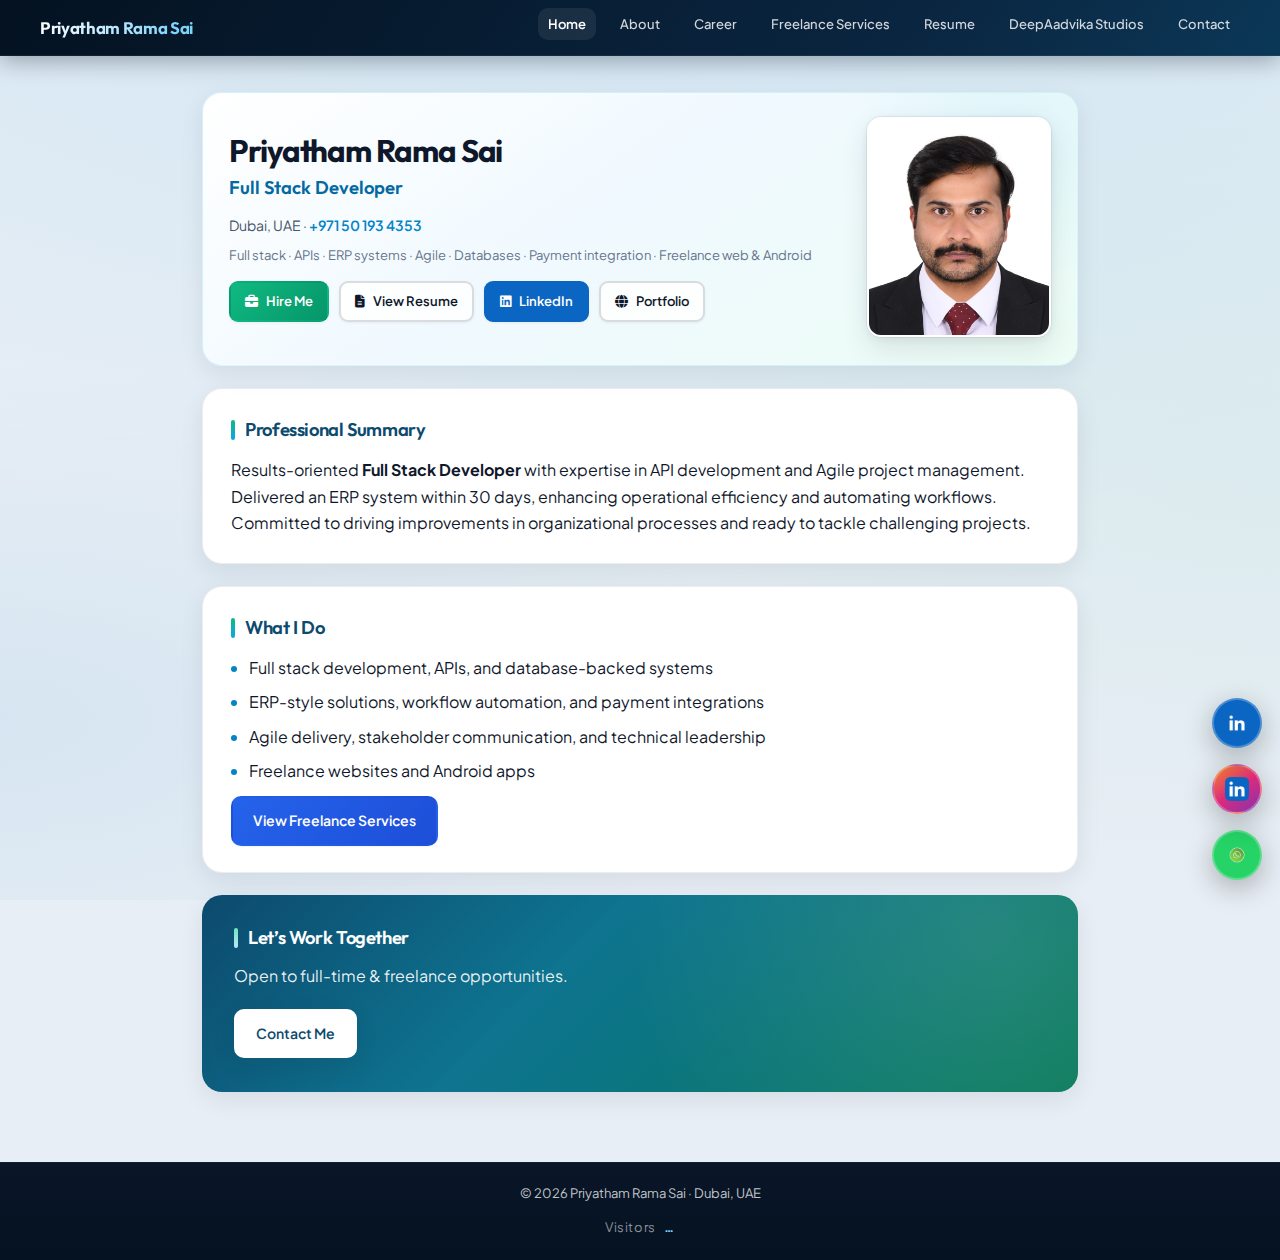
<file: index.html>
<!DOCTYPE html>
<html lang="en">
<head>
  <meta charset="UTF-8">
  <title>Priyatham Rama Sai | Full Stack Developer · Dubai</title>
  <meta name="viewport" content="width=device-width, initial-scale=1.0">

  <link rel="stylesheet" href="style.css">
  <script src="main.js?v=6" defer></script>

  <link rel="stylesheet"
        href="https://cdnjs.cloudflare.com/ajax/libs/font-awesome/6.5.1/css/all.min.css">
</head>

  <!-- Google tag (gtag.js) -->
<script async src="https://www.googletagmanager.com/gtag/js?id=G-9KRKSGMKYB"></script>
<script>
  window.dataLayer = window.dataLayer || [];
  function gtag(){dataLayer.push(arguments);}
  gtag('js', new Date());

  gtag('config', 'G-9KRKSGMKYB');
</script>
  
<body>

<header>
  <div class="navbar">
    <a href="index.html" class="logo">
  <span>Priyatham Rama Sai</span>
</a>
    <button type="button" class="menu-toggle" onclick="toggleMenu()" aria-label="Open menu" aria-expanded="false" id="menuToggle">☰</button>
    <nav>
      <ul id="menu">
        <li><a class="active" href="index.html">Home</a></li>
        <li><a href="about.html">About</a></li>
        <li><a href="qa-career.html">Career</a></li>
        <li><a href="services.html">Freelance Services</a></li>
        <li><a href="resume.html">Resume</a></li>
        <li><a href="deepaadvika-studios.html">DeepAadvika Studios</a></li>
        <li><a href="contact.html">Contact</a></li>
      </ul>
    </nav>
  </div>
</header>

<main class="site-main">

<section class="hero">
  <div class="hero-inner">
    <div class="hero-content">
      <h1 class="hero-title">Priyatham Rama Sai</h1>
      <p class="hero-tagline">Full Stack Developer</p>

      <p class="hero-meta">
        Dubai, UAE · <a href="tel:+971501934353">+971 50 193 4353</a>
      </p>

      <p class="hero-skills">
        Full stack · APIs · ERP systems · Agile · Databases · Payment integration · Freelance web &amp; Android
      </p>

      <div class="hero-buttons">
        <a href="contact.html" class="btn btn-primary">
          <i class="fa-solid fa-briefcase"></i> Hire Me
        </a>

        <a href="resume.html" class="btn btn-outline">
          <i class="fa-solid fa-file-lines"></i> View Resume
        </a>

        <a href="https://www.linkedin.com/in/priyathamrama-sai"
           target="_blank"
           rel="noopener noreferrer"
           class="btn btn-linkedin">
          <i class="fa-brands fa-linkedin"></i> LinkedIn
        </a>

        <a href="https://priyatham-ramsai3.github.io/"
           class="btn btn-outline">
          <i class="fa-solid fa-globe"></i> Portfolio
        </a>
      </div>
    </div>

    <div class="hero-photo">
      <img
        src="picture.jpeg"
        alt="Priyatham Rama Sai"
        width="384"
        height="512"
        loading="eager"
        decoding="async">
    </div>
  </div>
</section>

<section>
  <h2>Professional Summary</h2>
  <p>
    Results-oriented <strong>Full Stack Developer</strong> with expertise in API development and Agile
    project management. Delivered an ERP system within 30 days, enhancing operational efficiency and
    automating workflows. Committed to driving improvements in organizational processes and ready to
    tackle challenging projects.
  </p>
</section>

<section>
  <h2>What I Do</h2>
  <ul>
    <li>Full stack development, APIs, and database-backed systems</li>
    <li>ERP-style solutions, workflow automation, and payment integrations</li>
    <li>Agile delivery, stakeholder communication, and technical leadership</li>
    <li>Freelance websites and Android apps</li>
  </ul>

  <a href="services.html" class="btn btn-secondary">
    View Freelance Services
  </a>
</section>

<section class="cta-box">
  <h2>Let’s Work Together</h2>
  <p>Open to full-time & freelance opportunities.</p>
  <a href="contact.html" class="btn btn-primary">
    Contact Me
  </a>
</section>

</main>

<footer class="site-footer">
  <div class="site-footer-inner">
    © 2026 Priyatham Rama Sai · Dubai, UAE
    <div class="visitor-counter" id="visitor-counter">
      Visitors <span id="visitorCount">…</span>
    </div>
  </div>
</footer>

<a class="float-btn whatsapp" href="https://wa.me/971501934353" target="_blank" rel="noopener noreferrer" aria-label="WhatsApp">
  <img src="whatsapp.png" alt="">
</a>
<a class="float-btn instagram" href="https://www.instagram.com/priyathamrs/" target="_blank" rel="noopener noreferrer" aria-label="Instagram">
  <img src="instagram.png" alt="">
</a>
<a class="float-btn linkedin" href="https://www.linkedin.com/in/priyathamrama-sai" target="_blank" rel="noopener noreferrer" aria-label="LinkedIn">
  <img src="linkedin.png" alt="">
</a>

</body>
</html>
</file>
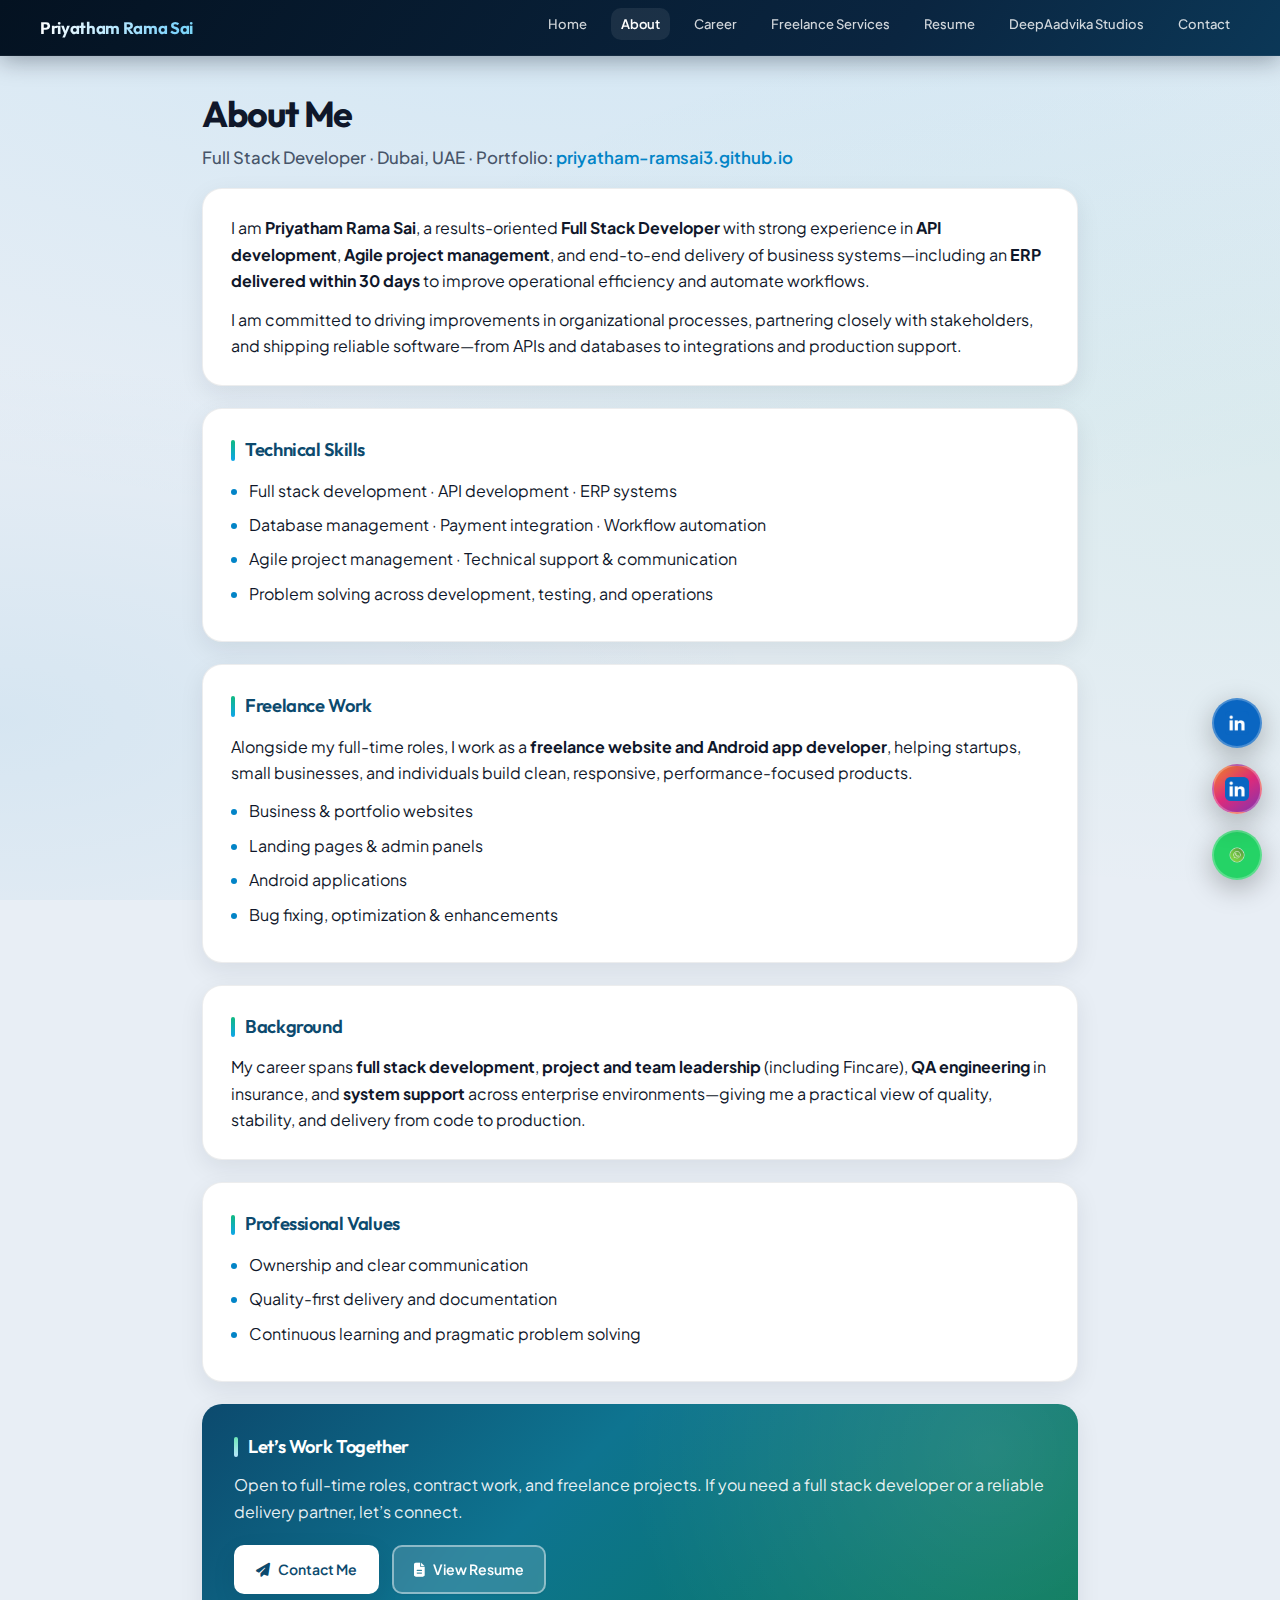
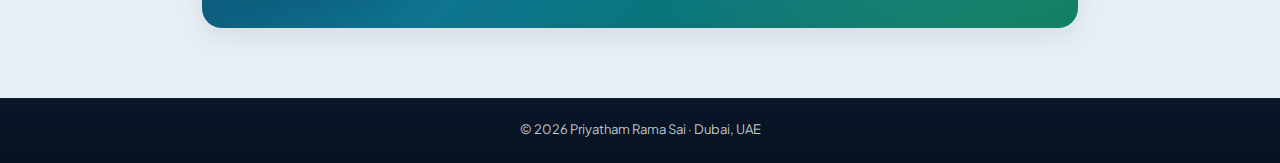
<file: about.html>
<!DOCTYPE html>
<html lang="en">
<head>
  <meta charset="UTF-8">
  <title>About | Priyatham Rama Sai</title>
  <meta name="viewport" content="width=device-width, initial-scale=1.0">

  <link rel="stylesheet" href="style.css">
  <script src="main.js" defer></script>

  <!-- Font Awesome for icons -->
  <link rel="stylesheet"
        href="https://cdnjs.cloudflare.com/ajax/libs/font-awesome/6.5.1/css/all.min.css">
</head>

  <!-- Google tag (gtag.js) -->
<script async src="https://www.googletagmanager.com/gtag/js?id=G-9KRKSGMKYB"></script>
<script>
  window.dataLayer = window.dataLayer || [];
  function gtag(){dataLayer.push(arguments);}
  gtag('js', new Date());

  gtag('config', 'G-9KRKSGMKYB');
</script>
  
<body>

<header>
  <div class="navbar">
    <a href="index.html" class="logo">
  <span>Priyatham Rama Sai</span>
</a>
    <button type="button" class="menu-toggle" onclick="toggleMenu()" aria-label="Open menu" aria-expanded="false" id="menuToggle">☰</button>
    <nav>
      <ul id="menu">
        <li><a href="index.html">Home</a></li>
        <li><a class="active" href="about.html">About</a></li>
        <li><a href="qa-career.html">Career</a></li>
        <li><a href="services.html">Freelance Services</a></li>
        <li><a href="resume.html">Resume</a></li>
        <li><a href="deepaadvika-studios.html">DeepAadvika Studios</a></li>
        <li><a href="contact.html">Contact</a></li>
      </ul>
    </nav>
  </div>
</header>

<main class="site-main">
  <h1>About Me</h1>

  <p class="subtitle">
    Full Stack Developer · Dubai, UAE · Portfolio: <a href="https://priyatham-ramsai3.github.io/">priyatham-ramsai3.github.io</a>
  </p>

  <!-- INTRO -->
  <section>
    <p>
      I am <strong>Priyatham Rama Sai</strong>, a results-oriented <strong>Full Stack Developer</strong>
      with strong experience in <strong>API development</strong>, <strong>Agile project management</strong>,
      and end-to-end delivery of business systems—including an <strong>ERP delivered within 30 days</strong>
      to improve operational efficiency and automate workflows.
    </p>

    <p>
      I am committed to driving improvements in organizational processes, partnering closely with
      stakeholders, and shipping reliable software—from APIs and databases to integrations and production support.
    </p>
  </section>

  <!-- SKILLS -->
  <section>
    <h2>Technical Skills</h2>
    <ul>
      <li>Full stack development · API development · ERP systems</li>
      <li>Database management · Payment integration · Workflow automation</li>
      <li>Agile project management · Technical support &amp; communication</li>
      <li>Problem solving across development, testing, and operations</li>
    </ul>
  </section>

  <!-- FREELANCE -->
  <section>
    <h2>Freelance Work</h2>
    <p>
      Alongside my full-time roles, I work as a <strong>freelance website and Android app developer</strong>,
      helping startups, small businesses, and individuals build clean, responsive, performance-focused products.
    </p>

    <ul>
      <li>Business &amp; portfolio websites</li>
      <li>Landing pages &amp; admin panels</li>
      <li>Android applications</li>
      <li>Bug fixing, optimization &amp; enhancements</li>
    </ul>
  </section>

  <!-- BACKGROUND -->
  <section>
    <h2>Background</h2>
    <p>
      My career spans <strong>full stack development</strong>, <strong>project and team leadership</strong> (including Fincare),
      <strong>QA engineering</strong> in insurance, and <strong>system support</strong> across enterprise environments—giving me a
      practical view of quality, stability, and delivery from code to production.
    </p>
  </section>

  <!-- PROFESSIONAL VALUES -->
  <section>
    <h2>Professional Values</h2>
    <ul>
      <li>Ownership and clear communication</li>
      <li>Quality-first delivery and documentation</li>
      <li>Continuous learning and pragmatic problem solving</li>
    </ul>
  </section>

  <!-- CTA -->
  <section class="cta-box">
    <h2>Let’s Work Together</h2>
    <p>
      Open to full-time roles, contract work, and freelance projects. If you need a full stack developer
      or a reliable delivery partner, let’s connect.
    </p>

    <a href="contact.html" class="btn btn-primary">
      <i class="fa-solid fa-paper-plane"></i> Contact Me
    </a>

    <a href="resume.html" class="btn btn-secondary">
      <i class="fa-solid fa-file-lines"></i> View Resume
    </a>
  </section>
</main>

<footer class="site-footer">
  <div class="site-footer-inner">© 2026 Priyatham Rama Sai · Dubai, UAE</div>
</footer>

<a class="float-btn whatsapp" href="https://wa.me/971501934353" target="_blank" rel="noopener noreferrer" aria-label="WhatsApp">
  <img src="whatsapp.png" alt="">
</a>

<a class="float-btn instagram" href="https://www.instagram.com/priyathamrs/" target="_blank" rel="noopener noreferrer" aria-label="Instagram">
  <img src="instagram.png" alt="">
</a>

<a class="float-btn linkedin" href="https://www.linkedin.com/in/priyathamrama-sai" target="_blank" rel="noopener noreferrer" aria-label="LinkedIn">
  <img src="linkedin.png" alt="">
</a>

</body>
</html>
</file>
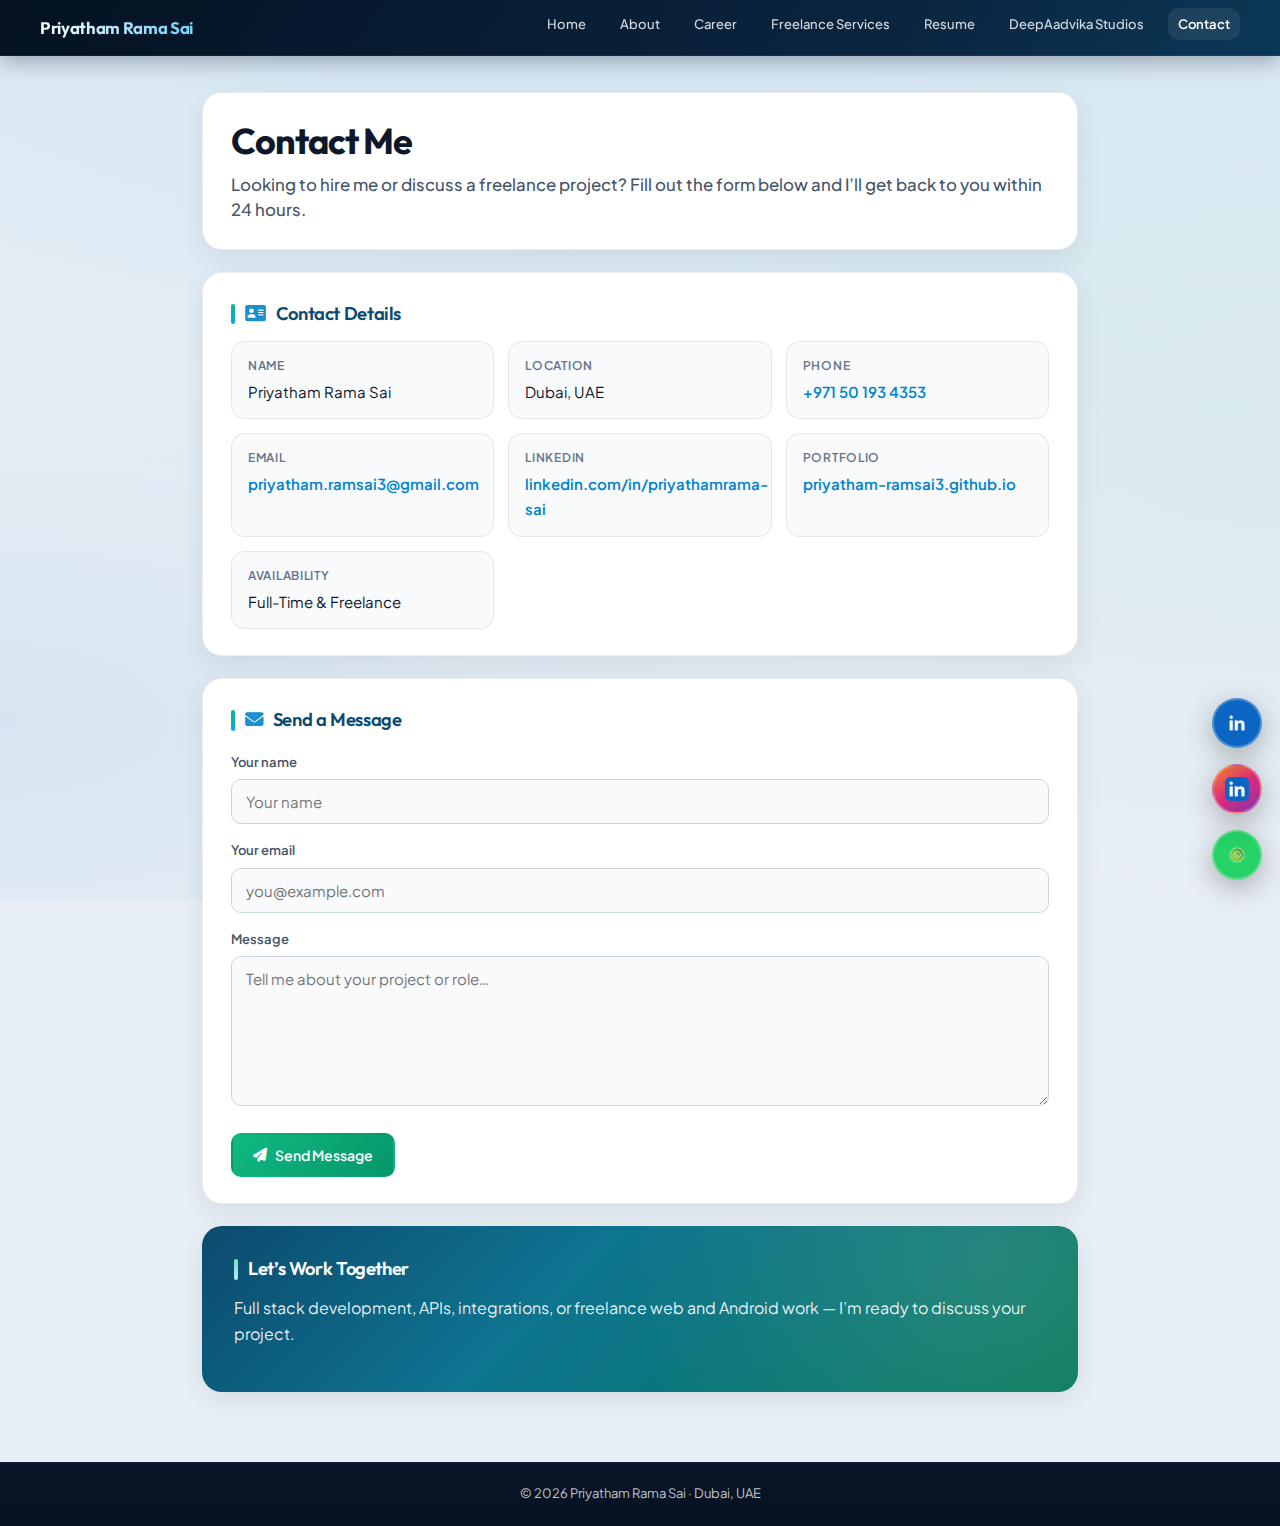
<file: contact.html>
<!DOCTYPE html>
<html lang="en">
<head>
  <meta charset="UTF-8">
  <title>Contact | Priyatham Rama Sai</title>
  <meta name="viewport" content="width=device-width, initial-scale=1.0">

  <link rel="stylesheet" href="style.css">
  <script src="main.js" defer></script>

  <!-- Font Awesome Icons -->
  <link rel="stylesheet"
        href="https://cdnjs.cloudflare.com/ajax/libs/font-awesome/6.5.1/css/all.min.css">
</head>

  <!-- Google tag (gtag.js) -->
<script async src="https://www.googletagmanager.com/gtag/js?id=G-9KRKSGMKYB"></script>
<script>
  window.dataLayer = window.dataLayer || [];
  function gtag(){dataLayer.push(arguments);}
  gtag('js', new Date());

  gtag('config', 'G-9KRKSGMKYB');
  
</script>
<body>

<header>
  <div class="navbar">
  <a href="index.html" class="logo">
  <span>Priyatham Rama Sai</span>
</a>
    <button type="button" class="menu-toggle" onclick="toggleMenu()" aria-label="Open menu" aria-expanded="false" id="menuToggle">☰</button>
    <nav>
      <ul id="menu">
        <li><a href="index.html">Home</a></li>
        <li><a href="about.html">About</a></li>
        <li><a href="qa-career.html">Career</a></li>
        <li><a href="services.html">Freelance Services</a></li>
        <li><a href="resume.html">Resume</a></li>
        <li><a href="deepaadvika-studios.html">DeepAadvika Studios</a></li>
        <li><a class="active" href="contact.html">Contact</a></li>
      </ul>
    </nav>
  </div>
</header>

<main class="site-main">

  <!-- PAGE INTRO -->
  <section>
    <h1>Contact Me</h1>
    <p class="subtitle">
      Looking to hire me or discuss a freelance project?
      Fill out the form below and I’ll get back to you within 24 hours.
    </p>
  </section>

  <!-- CONTACT DETAILS -->
  <section>
    <h2><i class="fa-solid fa-address-card"></i> Contact Details</h2>
    <ul class="contact-grid">
      <li><strong>Name</strong> Priyatham Rama Sai</li>
      <li><strong>Location</strong> Dubai, UAE</li>
      <li><strong>Phone</strong> <a href="tel:+971501934353">+971 50 193 4353</a></li>
      <li><strong>Email</strong> <a href="mailto:priyatham.ramsai3@gmail.com">priyatham.ramsai3@gmail.com</a></li>
      <li><strong>LinkedIn</strong> <a href="https://www.linkedin.com/in/priyathamrama-sai" target="_blank" rel="noopener noreferrer">linkedin.com/in/priyathamrama-sai</a></li>
      <li><strong>Portfolio</strong> <a href="https://priyatham-ramsai3.github.io/">priyatham-ramsai3.github.io</a></li>
      <li><strong>Availability</strong> Full-Time &amp; Freelance</li>
    </ul>
  </section>

  <!-- SUCCESS MESSAGE -->
  <section id="success-message" style="display:none;">
    <h2>✅ Thank You!</h2>
    <p>
      Your message has been sent successfully.
      I’ll get back to you within 24 hours.
    </p>
  </section>

  <section id="contact-form-section">
  <h2><i class="fa-solid fa-envelope"></i> Send a Message</h2>

  <form
    action="https://formspree.io/f/mzdzkkjk"
    method="POST"
    class="contact-form"
    onsubmit="handleSubmit()"
  >
    <div>
      <label for="contact-name">Your name</label>
      <input
        id="contact-name"
        type="text"
        name="name"
        placeholder="Your name"
        autocomplete="name"
        required
      >
    </div>

    <div>
      <label for="contact-email">Your email</label>
      <input
        id="contact-email"
        type="email"
        name="email"
        placeholder="you@example.com"
        autocomplete="email"
        required
      >
    </div>

    <div>
      <label for="contact-message">Message</label>
      <textarea
        id="contact-message"
        name="message"
        placeholder="Tell me about your project or role…"
        required
      ></textarea>
    </div>

    <!-- Formspree config -->
    <input type="hidden" name="_subject" value="New Contact from Portfolio Website">
    <input type="hidden" name="_redirect" value="contact.html?success=true">

    <button type="submit" id="submitBtn" class="btn btn-primary">
      <i class="fa-solid fa-paper-plane"></i> Send Message
    </button>

  </form>
</section>

  <!-- CTA -->
  <section class="cta-box">
    <h2>Let’s Work Together</h2>
    <p>
      Full stack development, APIs, integrations, or freelance web and Android work —
      I’m ready to discuss your project.
    </p>
  </section>

</main>

<footer class="site-footer">
  <div class="site-footer-inner">© 2026 Priyatham Rama Sai · Dubai, UAE</div>
</footer>

<a class="float-btn whatsapp" href="https://wa.me/971501934353" target="_blank" rel="noopener noreferrer" aria-label="WhatsApp">
  <img src="whatsapp.png" alt="">
</a>

<a class="float-btn instagram" href="https://www.instagram.com/priyathamrs/" target="_blank" rel="noopener noreferrer" aria-label="Instagram">
  <img src="instagram.png" alt="">
</a>

<a class="float-btn linkedin" href="https://www.linkedin.com/in/priyathamrama-sai" target="_blank" rel="noopener noreferrer" aria-label="LinkedIn">
  <img src="linkedin.png" alt="">
</a>

<!-- SUCCESS HANDLER + DISABLE BUTTON -->
<script>
  function handleSubmit() {
    const btn = document.getElementById("submitBtn");
    btn.disabled = true;
    btn.innerHTML = '<i class="fa-solid fa-spinner fa-spin"></i> Sending...';
  }

  // Show success message after redirect
  if (window.location.search.includes("success=true")) {
    document.getElementById("success-message").style.display = "block";
    document.getElementById("contact-form-section").style.display = "none";
  }
</script>

</body>
</html>
</file>
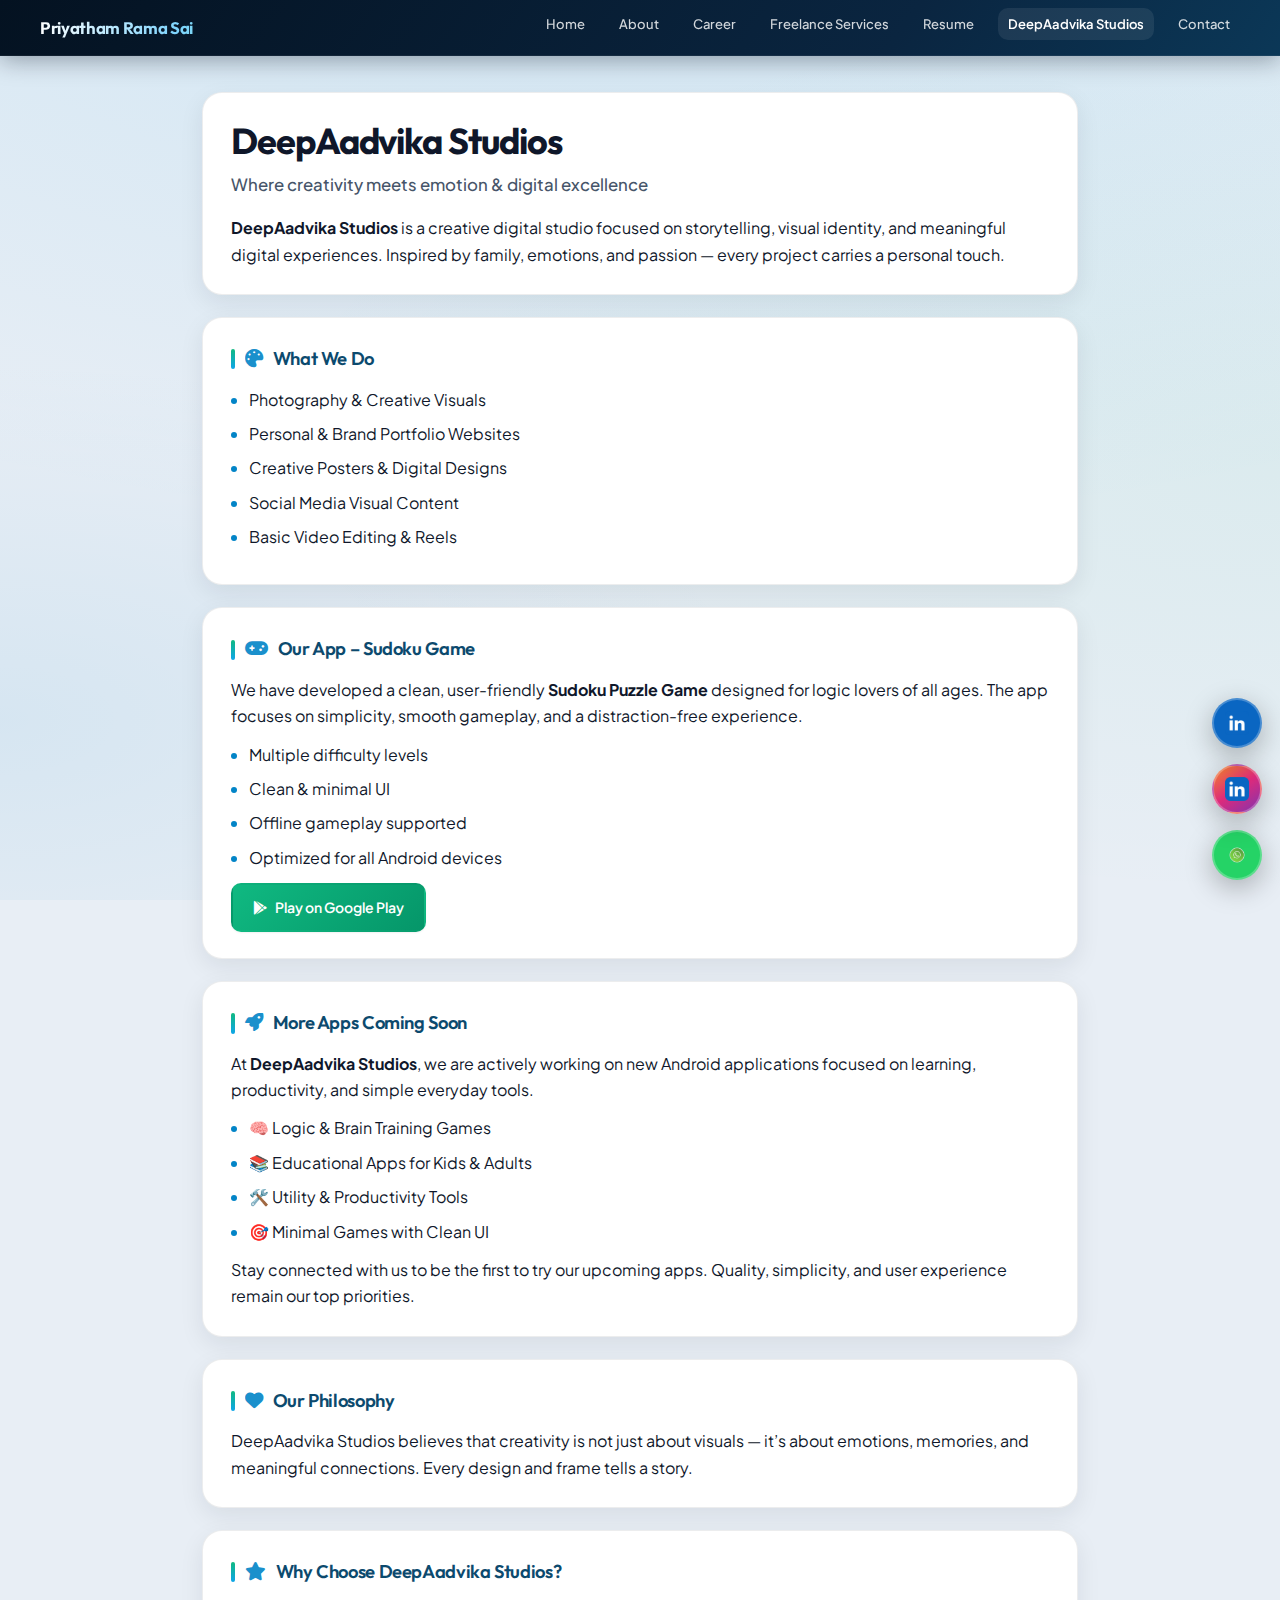
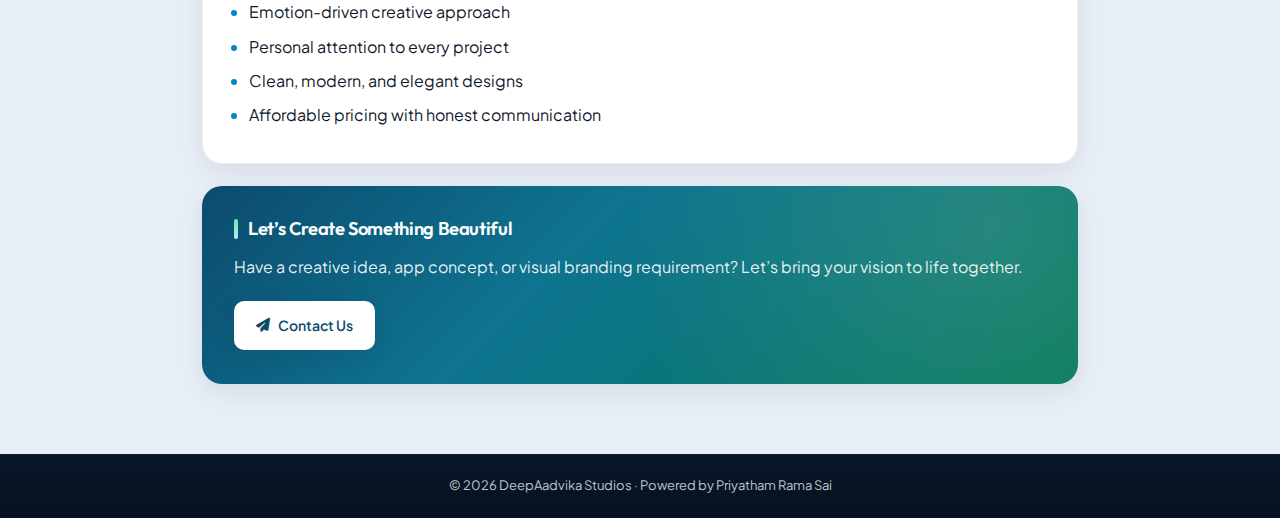
<file: deepaadvika-studios.html>
<!DOCTYPE html>
<html lang="en">
<head>
  <meta charset="UTF-8">
  <title>DeepAadvika Studios | Creative Digital Studio</title>
  <meta name="viewport" content="width=device-width, initial-scale=1.0">

  <link rel="stylesheet" href="style.css">
  <script src="main.js" defer></script>

  <!-- Font Awesome Icons -->
  <link rel="stylesheet"
        href="https://cdnjs.cloudflare.com/ajax/libs/font-awesome/6.5.1/css/all.min.css">
</head>

  <!-- Google tag (gtag.js) -->
<script async src="https://www.googletagmanager.com/gtag/js?id=G-9KRKSGMKYB"></script>
<script>
  window.dataLayer = window.dataLayer || [];
  function gtag(){dataLayer.push(arguments);}
  gtag('js', new Date());

  gtag('config', 'G-9KRKSGMKYB');
</script>
  
<body>
<header>
  <div class="navbar">
  <a href="index.html" class="logo">
  <span>Priyatham Rama Sai</span>
</a>
    <button type="button" class="menu-toggle" onclick="toggleMenu()" aria-label="Open menu" aria-expanded="false" id="menuToggle">☰</button>
    <nav>
      <ul id="menu">
        <li><a href="index.html">Home</a></li>
        <li><a href="about.html">About</a></li>
        <li><a href="qa-career.html">Career</a></li>
        <li><a href="services.html">Freelance Services</a></li>
        <li><a href="resume.html">Resume</a></li>
        <li><a class="active" href="deepaadvika-studios.html">DeepAadvika Studios</a></li>
        <li><a href="contact.html">Contact</a></li>
      </ul>
    </nav>
  </div>
</header>

<main class="site-main">

  <!-- HERO -->
  <section>
    <h1>DeepAadvika Studios</h1>
    <p class="subtitle">
      Where creativity meets emotion & digital excellence
    </p>

    <p>
      <strong>DeepAadvika Studios</strong> is a creative digital studio focused on
      storytelling, visual identity, and meaningful digital experiences.
      Inspired by family, emotions, and passion — every project carries a personal touch.
    </p>
  </section>

  <!-- WHAT WE DO -->
  <section>
    <h2><i class="fa-solid fa-palette"></i> What We Do</h2>
    <ul>
      <li>Photography & Creative Visuals</li>
      <li>Personal & Brand Portfolio Websites</li>
      <li>Creative Posters & Digital Designs</li>
      <li>Social Media Visual Content</li>
      <li>Basic Video Editing & Reels</li>
    </ul>
  </section>

  <!-- SUDOKU GAME -->
  <section>
    <h2><i class="fa-solid fa-gamepad"></i> Our App – Sudoku Game</h2>

    <p>
      We have developed a clean, user-friendly <strong>Sudoku Puzzle Game</strong>
      designed for logic lovers of all ages.
      The app focuses on simplicity, smooth gameplay, and a distraction-free experience.
    </p>

    <ul>
      <li>Multiple difficulty levels</li>
      <li>Clean & minimal UI</li>
      <li>Offline gameplay supported</li>
      <li>Optimized for all Android devices</li>
    </ul>

    <a href="https://play.google.com/store/apps/details?id=YOUR_PACKAGE_NAME"
       target="_blank"
       class="btn btn-primary">
      <i class="fa-brands fa-google-play"></i> Play on Google Play
    </a>
  </section>

  <!-- MORE APPS COMING SOON -->
<section>
  <h2><i class="fa-solid fa-rocket"></i> More Apps Coming Soon</h2>

  <p>
    At <strong>DeepAadvika Studios</strong>, we are actively working on
    new Android applications focused on learning, productivity,
    and simple everyday tools.
  </p>

  <ul>
    <li>🧠 Logic & Brain Training Games</li>
    <li>📚 Educational Apps for Kids & Adults</li>
    <li>🛠️ Utility & Productivity Tools</li>
    <li>🎯 Minimal Games with Clean UI</li>
  </ul>

  <p>
    Stay connected with us to be the first to try our upcoming apps.
    Quality, simplicity, and user experience remain our top priorities.
  </p>
</section>

  <!-- PHILOSOPHY -->
  <section>
    <h2><i class="fa-solid fa-heart"></i> Our Philosophy</h2>
    <p>
      DeepAadvika Studios believes that creativity is not just about visuals —
      it’s about emotions, memories, and meaningful connections.
      Every design and frame tells a story.
    </p>
  </section>

  <!-- WHY CHOOSE -->
  <section>
    <h2><i class="fa-solid fa-star"></i> Why Choose DeepAadvika Studios?</h2>
    <ul>
      <li>Emotion-driven creative approach</li>
      <li>Personal attention to every project</li>
      <li>Clean, modern, and elegant designs</li>
      <li>Affordable pricing with honest communication</li>
    </ul>
  </section>

  <!-- CTA -->
  <section class="cta-box">
    <h2>Let’s Create Something Beautiful</h2>
    <p>
      Have a creative idea, app concept, or visual branding requirement?
      Let’s bring your vision to life together.
    </p>

    <a href="contact.html" class="btn btn-primary">
      <i class="fa-solid fa-paper-plane"></i> Contact Us
    </a>
  </section>

</main>

<footer class="site-footer">
  <div class="site-footer-inner">© 2026 DeepAadvika Studios · Powered by Priyatham Rama Sai</div>
</footer>

<a class="float-btn whatsapp" href="https://wa.me/971501934353" target="_blank" rel="noopener noreferrer" aria-label="WhatsApp">
  <img src="whatsapp.png" alt="">
</a>

<a class="float-btn instagram" href="https://www.instagram.com/priyathamrs/" target="_blank" rel="noopener noreferrer" aria-label="Instagram">
  <img src="instagram.png" alt="">
</a>

<a class="float-btn linkedin" href="https://www.linkedin.com/in/priyathamrama-sai" target="_blank" rel="noopener noreferrer" aria-label="LinkedIn">
  <img src="linkedin.png" alt="">
</a>

</body>
</html>
</file>
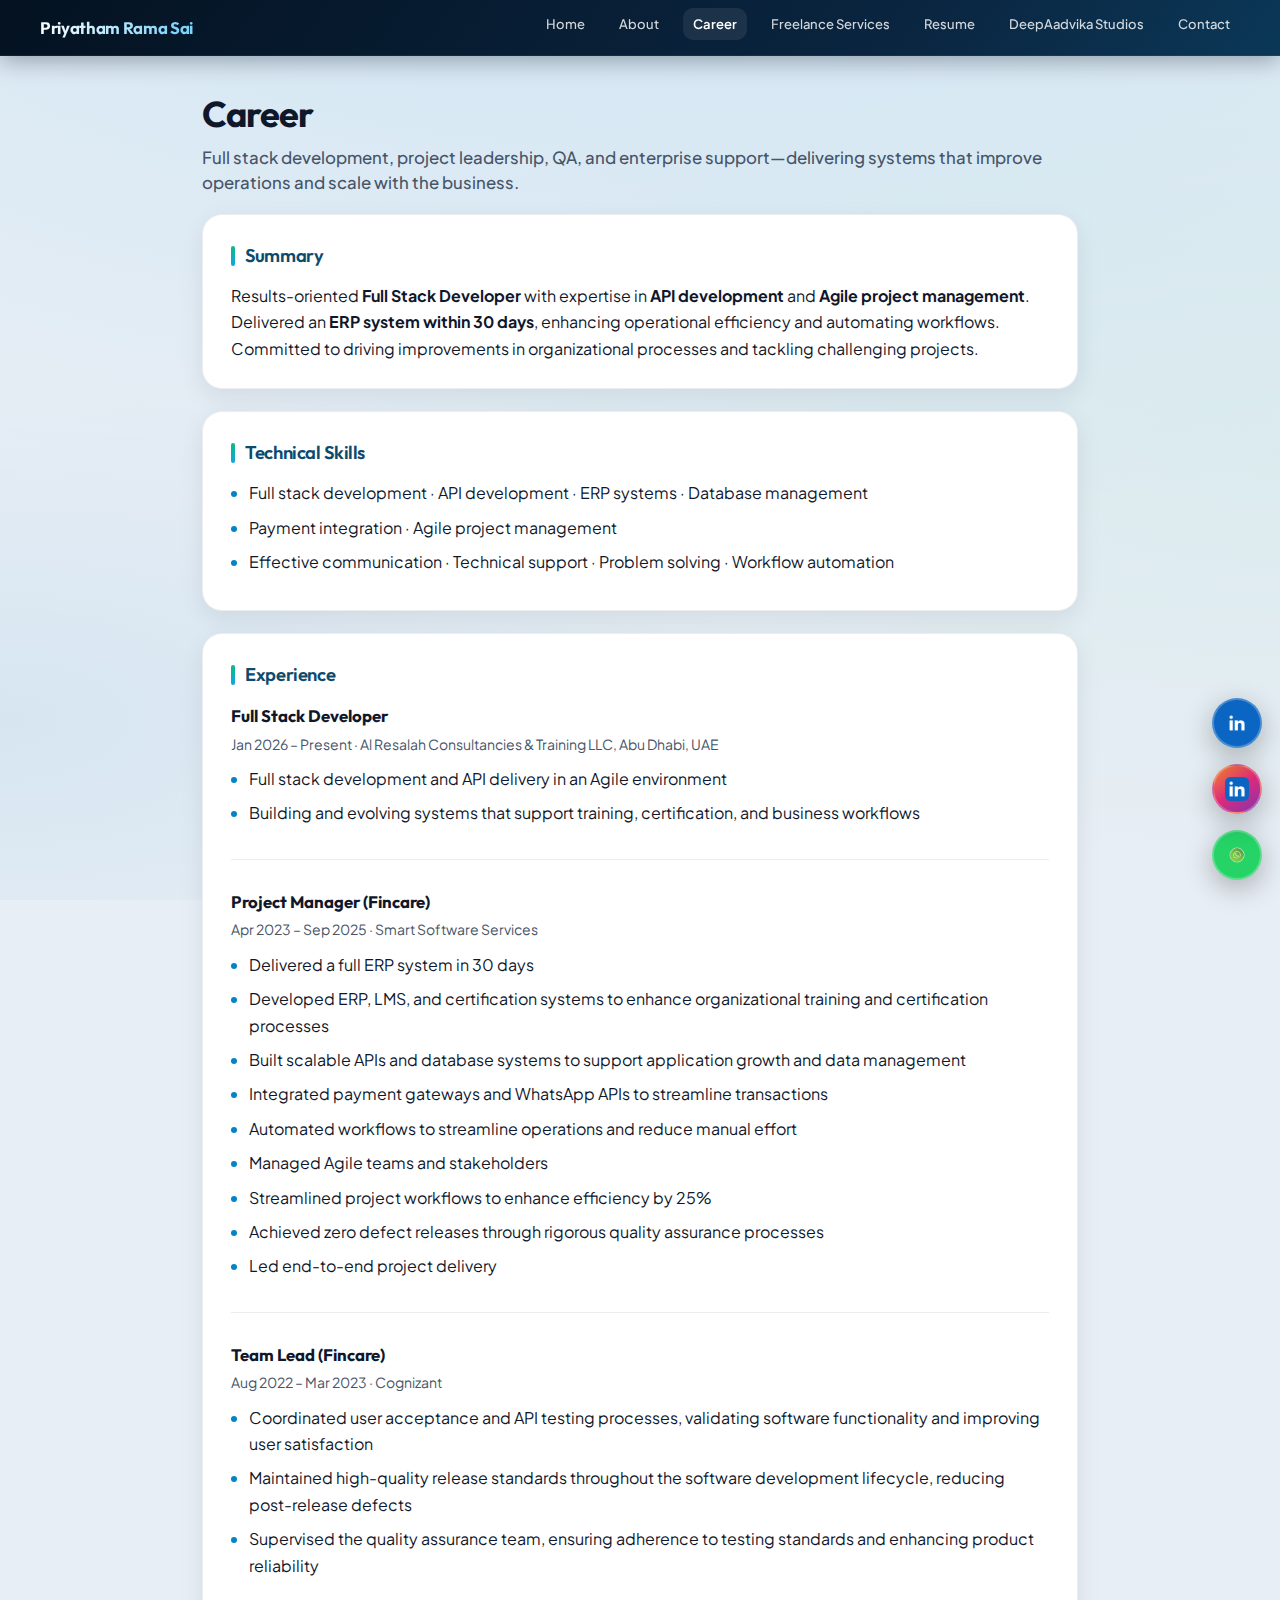
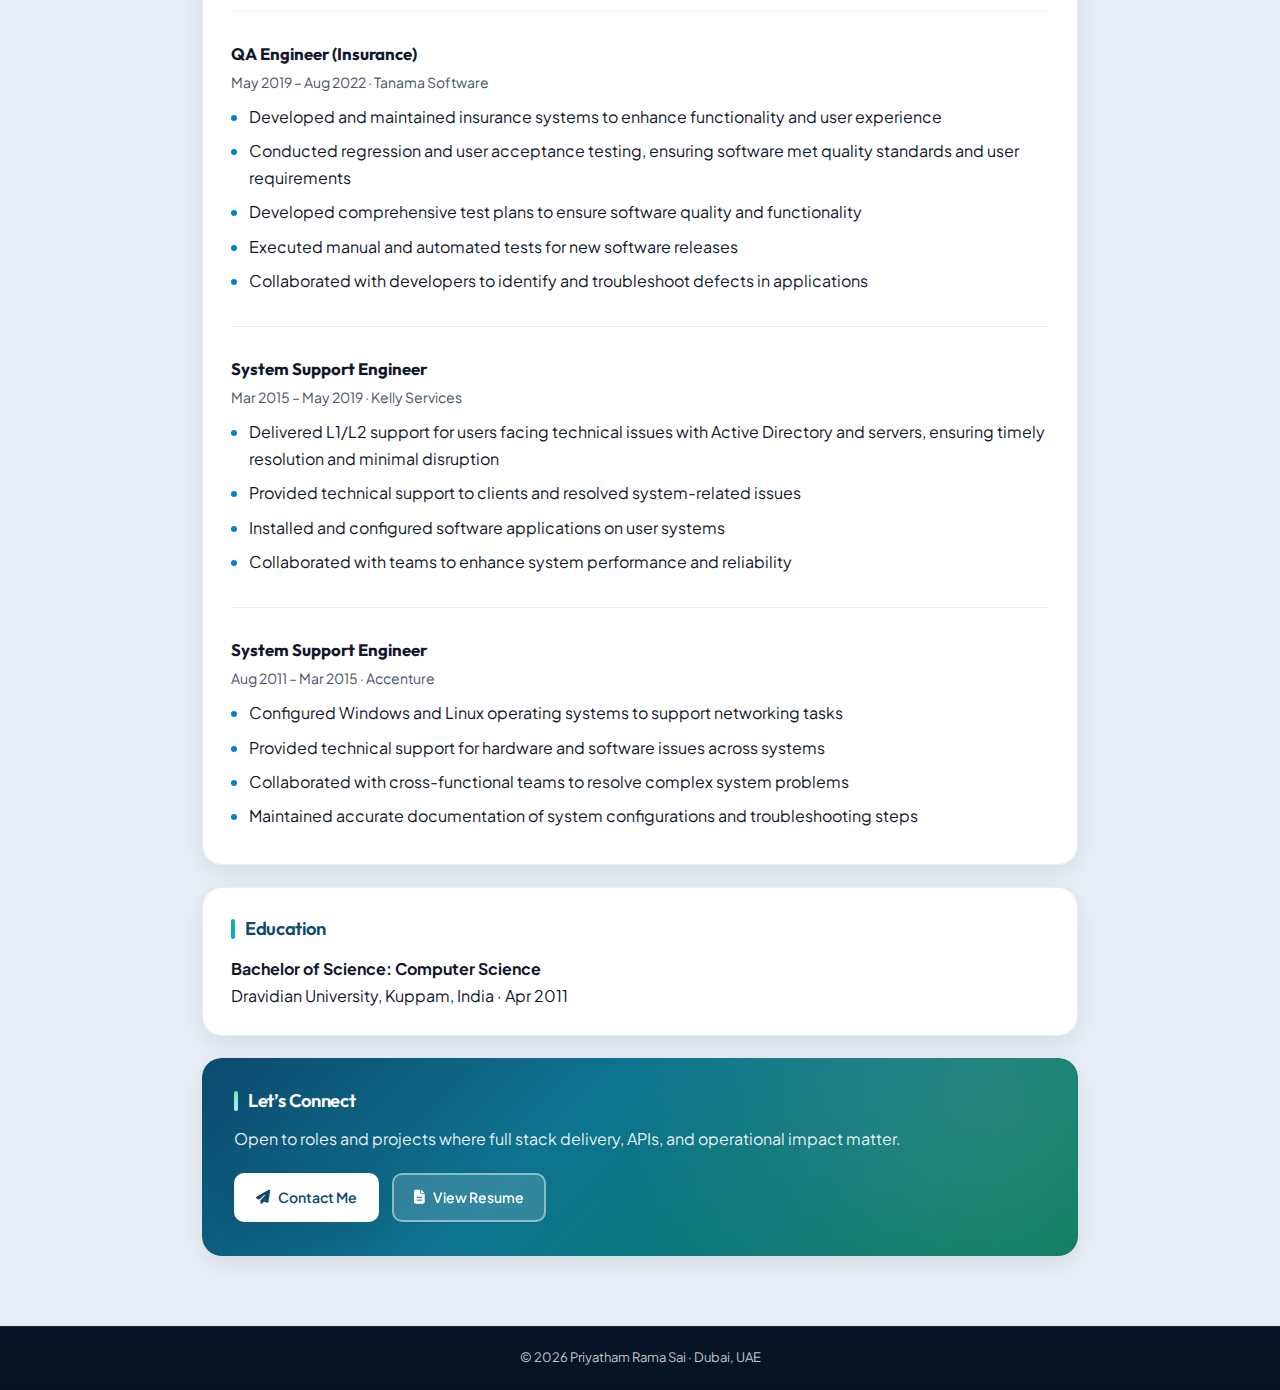
<file: qa-career.html>
<!DOCTYPE html>
<html lang="en">
<head>
  <meta charset="UTF-8">
  <title>Career | Priyatham Rama Sai</title>
  <meta name="viewport" content="width=device-width, initial-scale=1.0">

  <link rel="stylesheet" href="style.css">
  <script src="main.js" defer></script>

  <!-- Font Awesome for icons -->
  <link rel="stylesheet"
        href="https://cdnjs.cloudflare.com/ajax/libs/font-awesome/6.5.1/css/all.min.css">
</head>

  <!-- Google tag (gtag.js) -->
<script async src="https://www.googletagmanager.com/gtag/js?id=G-9KRKSGMKYB"></script>
<script>
  window.dataLayer = window.dataLayer || [];
  function gtag(){dataLayer.push(arguments);}
  gtag('js', new Date());

  gtag('config', 'G-9KRKSGMKYB');
</script>
  
<body>

<header>
  <div class="navbar">
    <a href="index.html" class="logo">
  <span>Priyatham Rama Sai</span>
</a>
    <button type="button" class="menu-toggle" onclick="toggleMenu()" aria-label="Open menu" aria-expanded="false" id="menuToggle">☰</button>
    <nav>
      <ul id="menu">
        <li><a href="index.html">Home</a></li>
        <li><a href="about.html">About</a></li>
        <li><a class="active" href="qa-career.html">Career</a></li>
        <li><a href="services.html">Freelance Services</a></li>
        <li><a href="resume.html">Resume</a></li>
        <li><a href="deepaadvika-studios.html">DeepAadvika Studios</a></li>
        <li><a href="contact.html">Contact</a></li>
      </ul>
    </nav>
  </div>
</header>

<main class="site-main">
  <h1>Career</h1>

  <p class="subtitle">
    Full stack development, project leadership, QA, and enterprise support—delivering systems that
    improve operations and scale with the business.
  </p>

  <section>
    <h2>Summary</h2>
    <p>
      Results-oriented <strong>Full Stack Developer</strong> with expertise in <strong>API development</strong> and
      <strong>Agile project management</strong>. Delivered an <strong>ERP system within 30 days</strong>, enhancing operational
      efficiency and automating workflows. Committed to driving improvements in organizational processes and
      tackling challenging projects.
    </p>
  </section>

  <section>
    <h2>Technical Skills</h2>
    <ul>
      <li>Full stack development · API development · ERP systems · Database management</li>
      <li>Payment integration · Agile project management</li>
      <li>Effective communication · Technical support · Problem solving · Workflow automation</li>
    </ul>
  </section>

  <section>
    <h2>Experience</h2>

    <div class="job-entry">
      <h3>Full Stack Developer</h3>
      <p class="job-meta">Jan 2026 – Present · Al Resalah Consultancies &amp; Training LLC, Abu Dhabi, UAE</p>
      <ul>
        <li>Full stack development and API delivery in an Agile environment</li>
        <li>Building and evolving systems that support training, certification, and business workflows</li>
      </ul>
    </div>

    <div class="job-entry">
      <h3>Project Manager (Fincare)</h3>
      <p class="job-meta">Apr 2023 – Sep 2025 · Smart Software Services</p>
      <ul>
        <li>Delivered a full ERP system in 30 days</li>
        <li>Developed ERP, LMS, and certification systems to enhance organizational training and certification processes</li>
        <li>Built scalable APIs and database systems to support application growth and data management</li>
        <li>Integrated payment gateways and WhatsApp APIs to streamline transactions</li>
        <li>Automated workflows to streamline operations and reduce manual effort</li>
        <li>Managed Agile teams and stakeholders</li>
        <li>Streamlined project workflows to enhance efficiency by 25%</li>
        <li>Achieved zero defect releases through rigorous quality assurance processes</li>
        <li>Led end-to-end project delivery</li>
      </ul>
    </div>

    <div class="job-entry">
      <h3>Team Lead (Fincare)</h3>
      <p class="job-meta">Aug 2022 – Mar 2023 · Cognizant</p>
      <ul>
        <li>Coordinated user acceptance and API testing processes, validating software functionality and improving user satisfaction</li>
        <li>Maintained high-quality release standards throughout the software development lifecycle, reducing post-release defects</li>
        <li>Supervised the quality assurance team, ensuring adherence to testing standards and enhancing product reliability</li>
      </ul>
    </div>

    <div class="job-entry">
      <h3>QA Engineer (Insurance)</h3>
      <p class="job-meta">May 2019 – Aug 2022 · Tanama Software</p>
      <ul>
        <li>Developed and maintained insurance systems to enhance functionality and user experience</li>
        <li>Conducted regression and user acceptance testing, ensuring software met quality standards and user requirements</li>
        <li>Developed comprehensive test plans to ensure software quality and functionality</li>
        <li>Executed manual and automated tests for new software releases</li>
        <li>Collaborated with developers to identify and troubleshoot defects in applications</li>
      </ul>
    </div>

    <div class="job-entry">
      <h3>System Support Engineer</h3>
      <p class="job-meta">Mar 2015 – May 2019 · Kelly Services</p>
      <ul>
        <li>Delivered L1/L2 support for users facing technical issues with Active Directory and servers, ensuring timely resolution and minimal disruption</li>
        <li>Provided technical support to clients and resolved system-related issues</li>
        <li>Installed and configured software applications on user systems</li>
        <li>Collaborated with teams to enhance system performance and reliability</li>
      </ul>
    </div>

    <div class="job-entry">
      <h3>System Support Engineer</h3>
      <p class="job-meta">Aug 2011 – Mar 2015 · Accenture</p>
      <ul>
        <li>Configured Windows and Linux operating systems to support networking tasks</li>
        <li>Provided technical support for hardware and software issues across systems</li>
        <li>Collaborated with cross-functional teams to resolve complex system problems</li>
        <li>Maintained accurate documentation of system configurations and troubleshooting steps</li>
      </ul>
    </div>
  </section>

  <section>
    <h2>Education</h2>
    <p>
      <strong>Bachelor of Science: Computer Science</strong><br>
      Dravidian University, Kuppam, India · Apr 2011
    </p>
  </section>

  <section class="cta-box">
    <h2>Let’s Connect</h2>
    <p>
      Open to roles and projects where full stack delivery, APIs, and operational impact matter.
    </p>

    <a href="contact.html" class="btn btn-primary">
      <i class="fa-solid fa-paper-plane"></i> Contact Me
    </a>

    <a href="resume.html" class="btn btn-secondary">
      <i class="fa-solid fa-file-lines"></i> View Resume
    </a>
  </section>
</main>

<footer class="site-footer">
  <div class="site-footer-inner">© 2026 Priyatham Rama Sai · Dubai, UAE</div>
</footer>

<a class="float-btn whatsapp" href="https://wa.me/971501934353" target="_blank" rel="noopener noreferrer" aria-label="WhatsApp">
  <img src="whatsapp.png" alt="">
</a>

<a class="float-btn instagram" href="https://www.instagram.com/priyathamrs/" target="_blank" rel="noopener noreferrer" aria-label="Instagram">
  <img src="instagram.png" alt="">
</a>

<a class="float-btn linkedin" href="https://www.linkedin.com/in/priyathamrama-sai" target="_blank" rel="noopener noreferrer" aria-label="LinkedIn">
  <img src="linkedin.png" alt="">
</a>

</body>
</html>
</file>
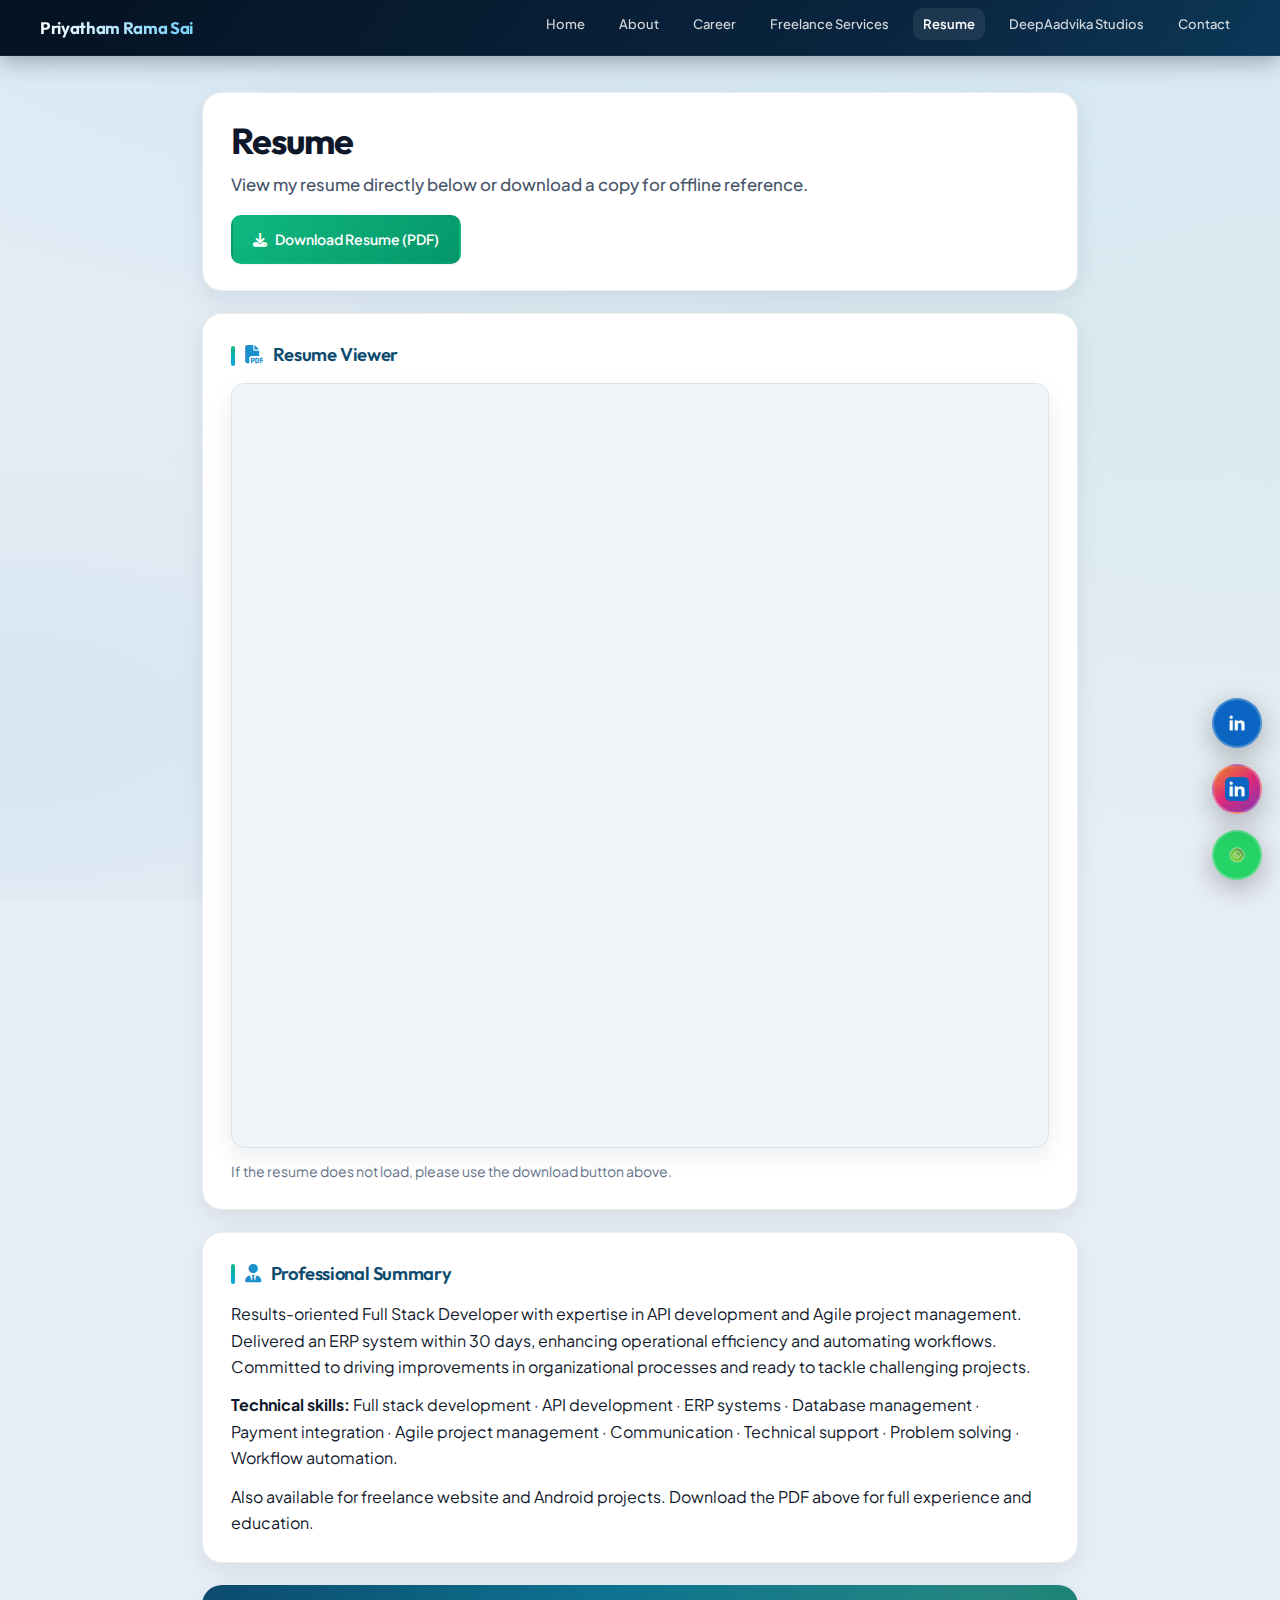
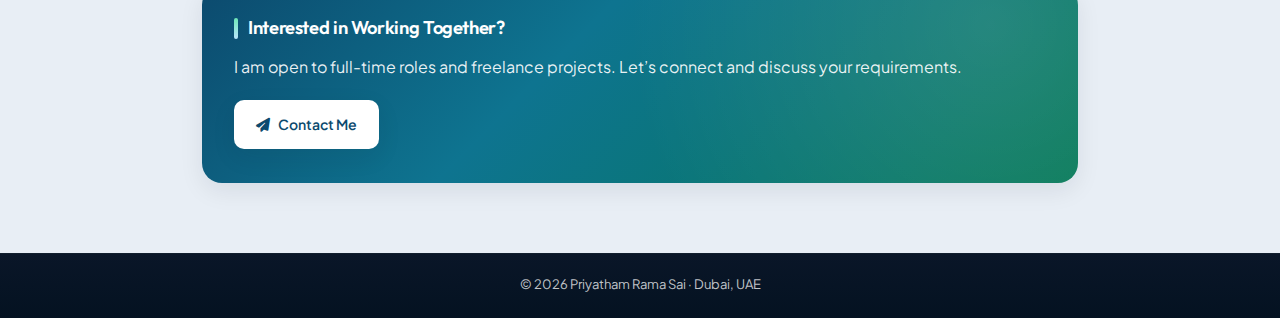
<file: resume.html>
<!DOCTYPE html>
<html lang="en">
<head>
  <meta charset="UTF-8">
  <title>Resume | Priyatham Rama Sai</title>
  <meta name="viewport" content="width=device-width, initial-scale=1.0">

  <link rel="stylesheet" href="style.css">
  <script src="main.js" defer></script>

  <!-- Font Awesome Icons -->
  <link rel="stylesheet"
        href="https://cdnjs.cloudflare.com/ajax/libs/font-awesome/6.5.1/css/all.min.css">
</head>

  <!-- Google tag (gtag.js) -->
<script async src="https://www.googletagmanager.com/gtag/js?id=G-9KRKSGMKYB"></script>
<script>
  window.dataLayer = window.dataLayer || [];
  function gtag(){dataLayer.push(arguments);}
  gtag('js', new Date());

  gtag('config', 'G-9KRKSGMKYB');
</script>
  
<body>

<header>
  <div class="navbar">
    <a href="index.html" class="logo">
  <span>Priyatham Rama Sai</span>
</a>
    <button type="button" class="menu-toggle" onclick="toggleMenu()" aria-label="Open menu" aria-expanded="false" id="menuToggle">☰</button>
    <nav>
      <ul id="menu">
        <li><a href="index.html">Home</a></li>
        <li><a href="about.html">About</a></li>
        <li><a href="qa-career.html">Career</a></li>
        <li><a href="services.html">Freelance Services</a></li>
        <li><a class="active" href="resume.html">Resume</a></li>
        <li><a href="deepaadvika-studios.html">DeepAadvika Studios</a></li>
        <li><a href="contact.html">Contact</a></li>
      </ul>
    </nav>
  </div>
</header>

<main class="site-main">

  <!-- PAGE INTRO -->
  <section>
    <h1>Resume</h1>
    <p class="subtitle">
      View my resume directly below or download a copy for offline reference.
    </p>

    <a href="Priyatham_Rama_Sai_Resume.pdf"
       class="btn btn-primary"
       download>
      <i class="fa-solid fa-download"></i> Download Resume (PDF)
    </a>
  </section>

  <!-- RESUME VIEWER -->
  <section>
    <h2><i class="fa-solid fa-file-pdf"></i> Resume Viewer</h2>

    <div class="resume-viewer-wrap">
      <iframe
        src="Priyatham_Rama_Sai_Resume.pdf"
        title="Priyatham Rama Sai Resume">
      </iframe>
    </div>

    <p class="resume-hint">
      If the resume does not load, please use the download button above.
    </p>
  </section>

  <!-- QUICK SUMMARY -->
  <section>
    <h2><i class="fa-solid fa-user-tie"></i> Professional Summary</h2>
    <p>
      Results-oriented Full Stack Developer with expertise in API development and Agile project management.
      Delivered an ERP system within 30 days, enhancing operational efficiency and automating workflows.
      Committed to driving improvements in organizational processes and ready to tackle challenging projects.
    </p>
    <p>
      <strong>Technical skills:</strong> Full stack development · API development · ERP systems · Database management ·
      Payment integration · Agile project management · Communication · Technical support · Problem solving · Workflow automation.
    </p>
    <p>
      Also available for freelance website and Android projects. Download the PDF above for full experience and education.
    </p>
  </section>

  <!-- CTA -->
  <section class="cta-box">
    <h2>Interested in Working Together?</h2>
    <p>
      I am open to full-time roles and freelance projects.
      Let’s connect and discuss your requirements.
    </p>

    <a href="contact.html" class="btn btn-primary">
      <i class="fa-solid fa-paper-plane"></i> Contact Me
    </a>
  </section>

</main>

<footer class="site-footer">
  <div class="site-footer-inner">© 2026 Priyatham Rama Sai · Dubai, UAE</div>
</footer>

<a class="float-btn whatsapp" href="https://wa.me/971501934353" target="_blank" rel="noopener noreferrer" aria-label="WhatsApp">
  <img src="whatsapp.png" alt="">
</a>

<a class="float-btn instagram" href="https://www.instagram.com/priyathamrs/" target="_blank" rel="noopener noreferrer" aria-label="Instagram">
  <img src="instagram.png" alt="">
</a>

<a class="float-btn linkedin" href="https://www.linkedin.com/in/priyathamrama-sai" target="_blank" rel="noopener noreferrer" aria-label="LinkedIn">
  <img src="linkedin.png" alt="">
</a>

</body>
</html>
</file>
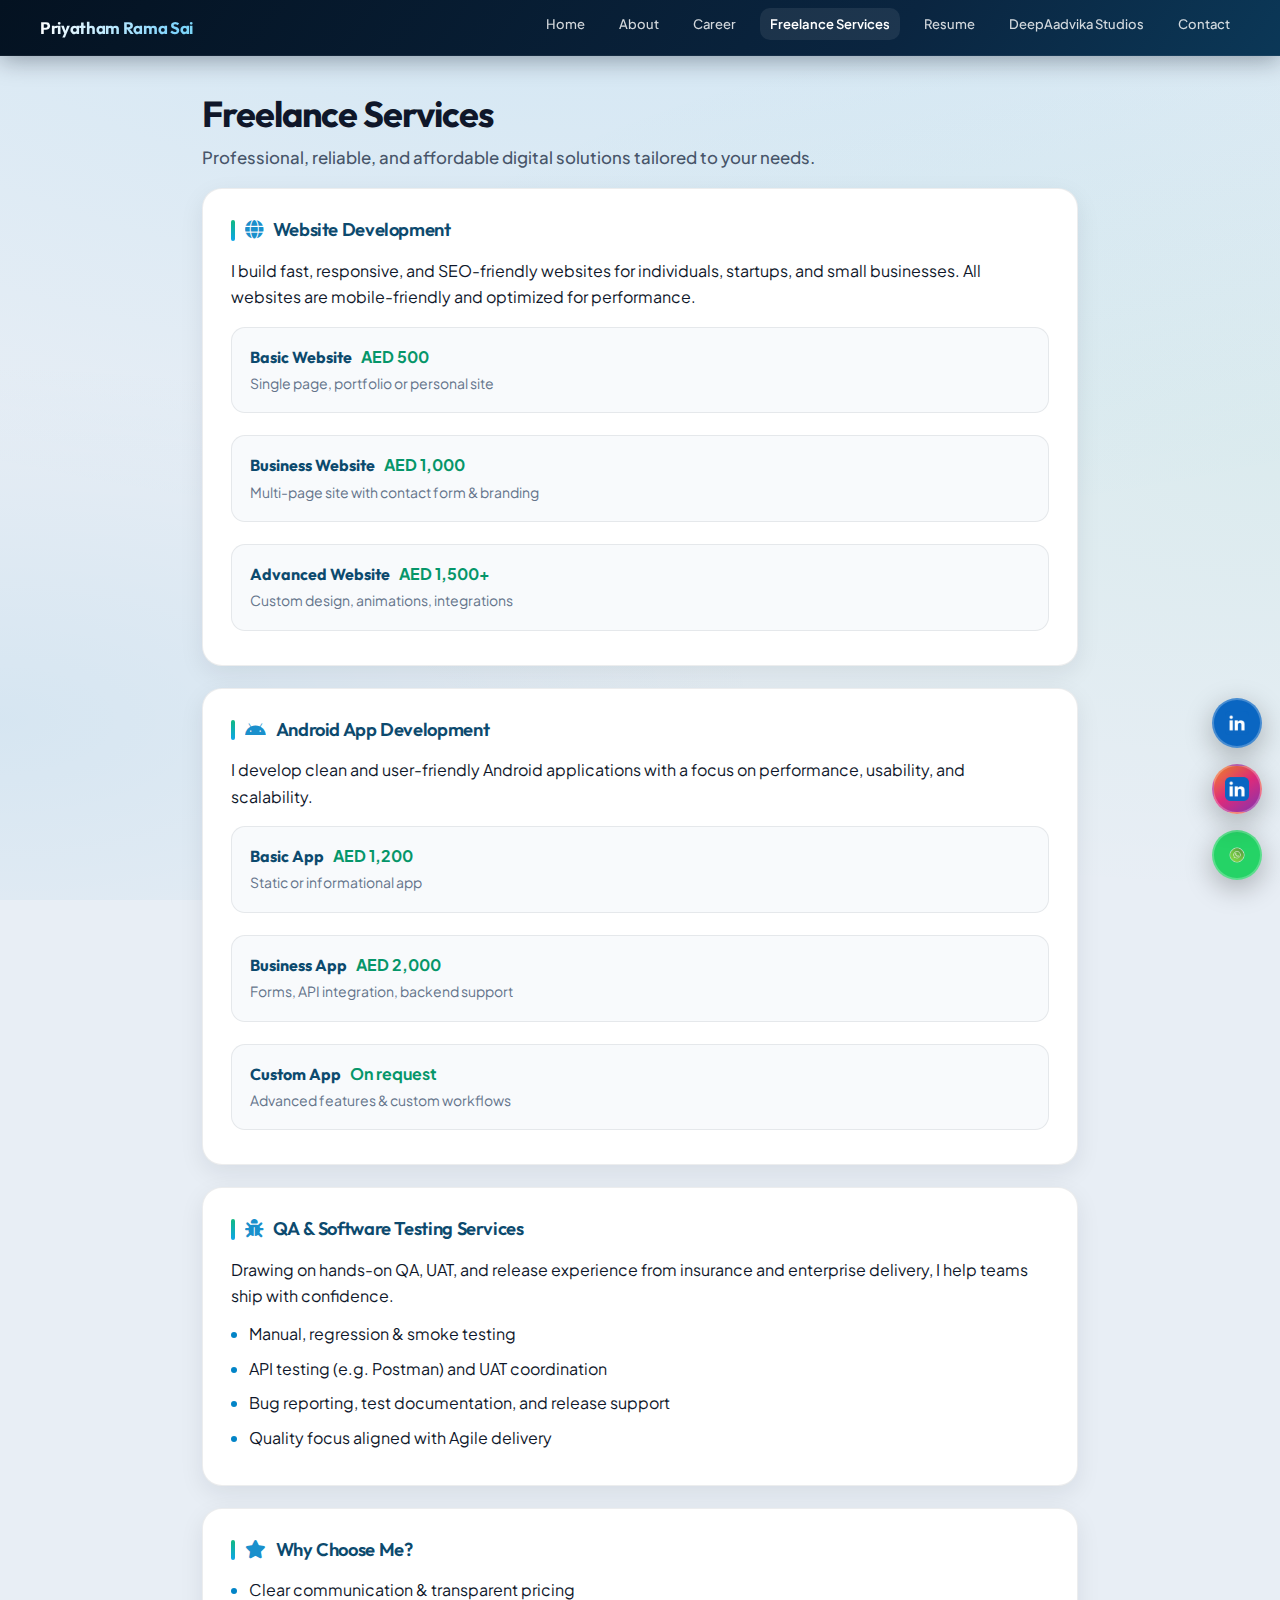
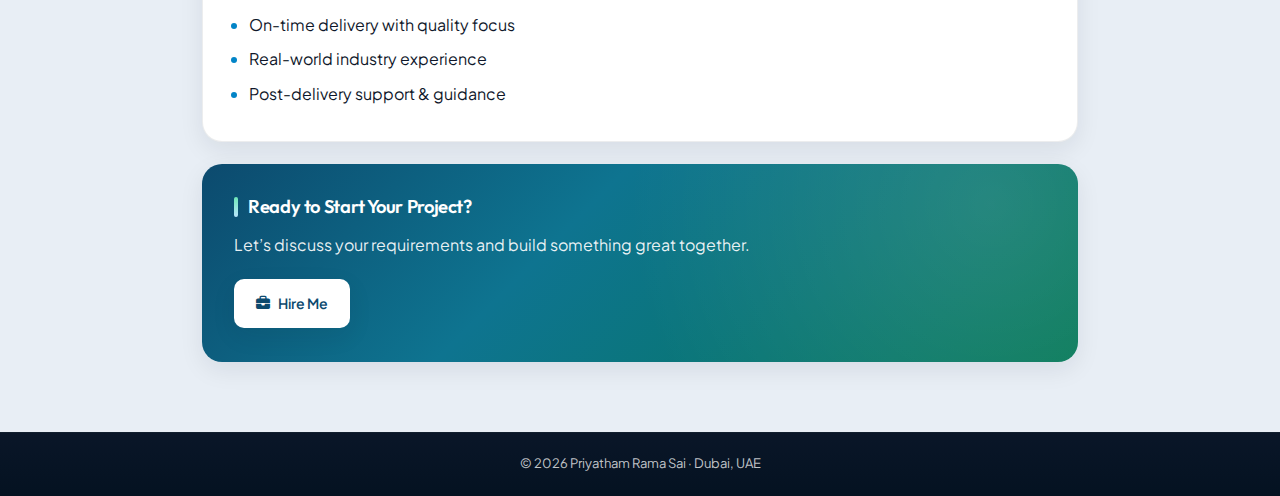
<file: services.html>
<!DOCTYPE html>
<html lang="en">
<head>
  <meta charset="UTF-8">
  <title>Freelance Services | Priyatham Rama Sai</title>
  <meta name="viewport" content="width=device-width, initial-scale=1.0">

  <link rel="stylesheet" href="style.css">
  <script src="main.js" defer></script>

  <!-- Font Awesome Icons -->
  <link rel="stylesheet"
        href="https://cdnjs.cloudflare.com/ajax/libs/font-awesome/6.5.1/css/all.min.css">
</head>

  <!-- Google tag (gtag.js) -->
<script async src="https://www.googletagmanager.com/gtag/js?id=G-9KRKSGMKYB"></script>
<script>
  window.dataLayer = window.dataLayer || [];
  function gtag(){dataLayer.push(arguments);}
  gtag('js', new Date());

  gtag('config', 'G-9KRKSGMKYB');
</script>
  
<body>

<header>
  <div class="navbar">
    <a href="index.html" class="logo">
  <span>Priyatham Rama Sai</span>
</a>
    <button type="button" class="menu-toggle" onclick="toggleMenu()" aria-label="Open menu" aria-expanded="false" id="menuToggle">☰</button>
    <nav>
      <ul id="menu">
        <li><a href="index.html">Home</a></li>
        <li><a href="about.html">About</a></li>
        <li><a href="qa-career.html">Career</a></li>
        <li><a class="active" href="services.html">Freelance Services</a></li>
        <li><a href="resume.html">Resume</a></li>
        <li><a href="deepaadvika-studios.html">DeepAadvika Studios</a></li>
        <li><a href="contact.html">Contact</a></li>
      </ul>
    </nav>
  </div>
</header>

<main class="site-main">
  <h1>Freelance Services</h1>

  <p class="subtitle">
    Professional, reliable, and affordable digital solutions tailored to your needs.
  </p>

  <!-- WEBSITE DEVELOPMENT -->
  <section>
    <h2><i class="fa-solid fa-globe"></i> Website Development</h2>
    <p>
      I build fast, responsive, and SEO-friendly websites for individuals, startups,
      and small businesses. All websites are mobile-friendly and optimized for performance.
    </p>

    <ul class="service-list">
      <li class="price-card">
        <strong>Basic Website</strong> <span class="price-amount">AED 500</span><br>
        <small>Single page, portfolio or personal site</small>
      </li>

      <li class="price-card">
        <strong>Business Website</strong> <span class="price-amount">AED 1,000</span><br>
        <small>Multi-page site with contact form & branding</small>
      </li>

      <li class="price-card">
        <strong>Advanced Website</strong> <span class="price-amount">AED 1,500+</span><br>
        <small>Custom design, animations, integrations</small>
      </li>
    </ul>
  </section>

  <!-- ANDROID APP DEVELOPMENT -->
  <section>
    <h2><i class="fa-brands fa-android"></i> Android App Development</h2>
    <p>
      I develop clean and user-friendly Android applications with a focus on
      performance, usability, and scalability.
    </p>

    <ul class="service-list">
      <li class="price-card">
        <strong>Basic App</strong> <span class="price-amount">AED 1,200</span><br>
        <small>Static or informational app</small>
      </li>

      <li class="price-card">
        <strong>Business App</strong> <span class="price-amount">AED 2,000</span><br>
        <small>Forms, API integration, backend support</small>
      </li>

      <li class="price-card">
        <strong>Custom App</strong> <span class="price-amount">On request</span><br>
        <small>Advanced features & custom workflows</small>
      </li>
    </ul>
  </section>

  <!-- QA & TESTING SERVICES -->
  <section>
    <h2><i class="fa-solid fa-bug"></i> QA &amp; Software Testing Services</h2>
    <p>
      Drawing on hands-on QA, UAT, and release experience from insurance and enterprise delivery, I help teams ship with confidence.
    </p>

    <ul>
      <li>Manual, regression &amp; smoke testing</li>
      <li>API testing (e.g. Postman) and UAT coordination</li>
      <li>Bug reporting, test documentation, and release support</li>
      <li>Quality focus aligned with Agile delivery</li>
    </ul>
  </section>

  <!-- WHY CHOOSE ME -->
  <section>
    <h2><i class="fa-solid fa-star"></i> Why Choose Me?</h2>
    <ul>
      <li>Clear communication & transparent pricing</li>
      <li>On-time delivery with quality focus</li>
      <li>Real-world industry experience</li>
      <li>Post-delivery support & guidance</li>
    </ul>
  </section>

  <!-- CTA -->
  <section class="cta-box">
    <h2>Ready to Start Your Project?</h2>
    <p>
      Let’s discuss your requirements and build something great together.
    </p>

    <a href="contact.html" class="btn btn-primary">
      <i class="fa-solid fa-briefcase"></i> Hire Me
    </a>
  </section>
</main>

<footer class="site-footer">
  <div class="site-footer-inner">© 2026 Priyatham Rama Sai · Dubai, UAE</div>
</footer>

<a class="float-btn whatsapp" href="https://wa.me/971501934353" target="_blank" rel="noopener noreferrer" aria-label="WhatsApp">
  <img src="whatsapp.png" alt="">
</a>

<a class="float-btn instagram" href="https://www.instagram.com/priyathamrs/" target="_blank" rel="noopener noreferrer" aria-label="Instagram">
  <img src="instagram.png" alt="">
</a>

<a class="float-btn linkedin" href="https://www.linkedin.com/in/priyathamrama-sai" target="_blank" rel="noopener noreferrer" aria-label="LinkedIn">
  <img src="linkedin.png" alt="">
</a>

</body>
</html>
</file>
<file: style.css>
/* ===== FONTS ===== */
@import url("https://fonts.googleapis.com/css2?family=Outfit:wght@500;600;700&family=Plus+Jakarta+Sans:ital,wght@0,400;0,500;0,600;0,700;1,400&display=swap");

/* ===== DESIGN TOKENS ===== */
:root {
  --font-body: "Plus Jakarta Sans", system-ui, sans-serif;
  --font-display: "Outfit", var(--font-body);

  --color-bg: #e8eef5;
  --color-bg-deep: #0c1629;
  --color-surface: #ffffff;
  --color-surface-elevated: #f8fafc;
  --color-text: #0f172a;
  --color-text-muted: #475569;
  --color-text-soft: #64748b;
  --color-border: rgba(15, 23, 42, 0.08);
  --color-accent: #0ea5e9;
  --color-accent-strong: #0284c7;
  --color-success: #10b981;
  --color-success-dark: #059669;
  --color-linkedin: #0a66c2;

  --radius-sm: 10px;
  --radius-md: 14px;
  --radius-lg: 20px;
  --radius-full: 9999px;

  --shadow-sm: 0 1px 2px rgba(15, 23, 42, 0.06);
  --shadow-md: 0 8px 24px rgba(15, 23, 42, 0.08);
  --shadow-lg: 0 20px 50px rgba(15, 23, 42, 0.12);
  --shadow-header: 0 4px 24px rgba(2, 12, 27, 0.35);

  --header-height: 56px;
  --content-max: 920px;
  --ease-out: cubic-bezier(0.22, 1, 0.36, 1);
}

/* ===== RESET ===== */
*,
*::before,
*::after {
  margin: 0;
  padding: 0;
  box-sizing: border-box;
}

html {
  scroll-behavior: smooth;
}

body {
  min-height: 100vh;
  display: flex;
  flex-direction: column;
  font-family: var(--font-body);
  font-size: 16px;
  line-height: 1.65;
  color: var(--color-text);
  background-color: var(--color-bg);
  background-image:
    radial-gradient(ellipse 120% 80% at 50% -20%, rgba(14, 165, 233, 0.12), transparent),
    radial-gradient(ellipse 80% 50% at 100% 50%, rgba(16, 185, 129, 0.06), transparent),
    radial-gradient(ellipse 60% 40% at 0% 80%, rgba(2, 132, 199, 0.08), transparent);
  background-attachment: fixed;
}

/* ===== HEADER ===== */
header {
  position: sticky;
  top: 0;
  z-index: 1000;
  padding: 0 20px;
  min-height: var(--header-height);
  display: flex;
  align-items: center;
  background: linear-gradient(
    125deg,
    #041221 0%,
    #0a2540 35%,
    #0c4a6e 65%,
    #0e7490 100%
  );
  background-size: 200% 200%;
  animation: gradientShift 18s ease infinite;
  box-shadow: var(--shadow-header);
  border-bottom: 1px solid rgba(255, 255, 255, 0.06);
}

@keyframes gradientShift {
  0%,
  100% {
    background-position: 0% 50%;
  }
  50% {
    background-position: 100% 50%;
  }
}

.navbar {
  width: 100%;
  max-width: 1200px;
  margin: 0 auto;
  display: flex;
  justify-content: space-between;
  align-items: center;
  gap: 16px;
}

/* Logo */
.logo {
  text-decoration: none;
  font-family: var(--font-display);
  font-size: 1.05rem;
  font-weight: 700;
  letter-spacing: -0.02em;
  position: relative;
  display: inline-block;
  overflow: hidden;
  flex-shrink: 0;
}

.logo span {
  background: linear-gradient(
    105deg,
    #ffffff 0%,
    #7dd3fc 45%,
    #6ee7b7 100%
  );
  background-size: 200% auto;
  -webkit-background-clip: text;
  background-clip: text;
  -webkit-text-fill-color: transparent;
  animation: logoShimmer 8s ease infinite;
  transition: transform 0.35s var(--ease-out);
}

.logo:hover span {
  animation-duration: 3s;
}

.logo:hover {
  transform: translateY(-1px);
}

.logo::after {
  content: "";
  position: absolute;
  left: 0;
  bottom: -5px;
  width: 0;
  height: 2px;
  background: linear-gradient(90deg, #34d399, #38bdf8);
  border-radius: var(--radius-full);
  transition: width 0.35s var(--ease-out);
}

.logo:hover::after {
  width: 100%;
}

@keyframes logoShimmer {
  0%,
  100% {
    background-position: 0% 50%;
  }
  50% {
    background-position: 100% 50%;
  }
}

/* Nav */
nav ul {
  list-style: none;
  display: flex;
  flex-wrap: wrap;
  align-items: center;
  justify-content: flex-end;
  gap: 6px 14px;
}

nav a {
  color: rgba(255, 255, 255, 0.82);
  text-decoration: none;
  font-size: 0.8125rem;
  font-weight: 500;
  padding: 8px 10px;
  border-radius: var(--radius-sm);
  position: relative;
  transition: color 0.2s ease, background 0.2s ease;
}

nav a:hover,
nav a.active {
  color: #fff;
  background: rgba(255, 255, 255, 0.08);
}

nav a.active {
  font-weight: 600;
}

nav a::after {
  display: none;
}

.menu-toggle {
  display: none;
  font-size: 1.35rem;
  line-height: 1;
  color: #fff;
  cursor: pointer;
  padding: 8px 10px;
  border-radius: var(--radius-sm);
  background: rgba(255, 255, 255, 0.08);
  border: none;
  font-family: inherit;
}

.menu-toggle:hover {
  background: rgba(255, 255, 255, 0.14);
}

/* ===== MAIN LAYOUT ===== */
.site-main {
  flex: 1;
  width: 100%;
  max-width: var(--content-max);
  margin: 0 auto;
  padding: 36px 22px 48px;
}

main:not(.site-main) {
  flex: 1;
  width: 100%;
  max-width: var(--content-max);
  margin: 0 auto;
  padding: 36px 22px 48px;
}

/* Sections / cards */
section {
  background: var(--color-surface);
  padding: 26px 28px;
  margin-bottom: 22px;
  border-radius: var(--radius-lg);
  border: 1px solid var(--color-border);
  box-shadow: var(--shadow-md);
  animation: fadeUp 0.65s var(--ease-out) both;
  transition: box-shadow 0.3s ease, border-color 0.3s ease;
}

section:hover {
  box-shadow: var(--shadow-lg);
  border-color: rgba(14, 165, 233, 0.12);
}

@keyframes fadeUp {
  from {
    opacity: 0;
    transform: translateY(16px);
  }
  to {
    opacity: 1;
    transform: translateY(0);
  }
}

section:nth-child(2) {
  animation-delay: 0.05s;
}
section:nth-child(3) {
  animation-delay: 0.1s;
}
section:nth-child(4) {
  animation-delay: 0.15s;
}
section:nth-child(5) {
  animation-delay: 0.2s;
}
section:nth-child(6) {
  animation-delay: 0.25s;
}

/* Typography */
h1 {
  font-family: var(--font-display);
  font-size: clamp(1.75rem, 4vw, 2.25rem);
  font-weight: 700;
  letter-spacing: -0.03em;
  line-height: 1.2;
  color: var(--color-text);
  margin-bottom: 10px;
}

h2 {
  font-family: var(--font-display);
  font-size: 1.15rem;
  font-weight: 600;
  letter-spacing: -0.02em;
  color: #0c4a6e;
  margin: 0 0 12px;
  padding-left: 0;
  display: flex;
  align-items: center;
  gap: 10px;
  flex-wrap: wrap;
}

h2::before {
  content: "";
  width: 4px;
  height: 1.1em;
  border-radius: var(--radius-full);
  background: linear-gradient(180deg, var(--color-success), var(--color-accent));
  flex-shrink: 0;
}

h2 .fa-solid,
h2 .fa-brands {
  color: var(--color-accent-strong);
  font-size: 1em;
  opacity: 0.9;
}

.subtitle {
  font-size: 1.05rem;
  color: var(--color-text-muted);
  font-weight: 500;
  margin-bottom: 18px;
  line-height: 1.5;
}

.subtitle a {
  color: var(--color-accent-strong);
  font-weight: 600;
  text-decoration: none;
}

.subtitle a:hover {
  text-decoration: underline;
}

p {
  margin-bottom: 12px;
  color: var(--color-text);
}

p:last-child {
  margin-bottom: 0;
}

ul {
  margin: 0 0 12px 1.1rem;
}

ul:last-child {
  margin-bottom: 0;
}

ul li {
  margin-bottom: 8px;
  color: var(--color-text);
}

ul li::marker {
  color: var(--color-accent-strong);
}

small {
  color: var(--color-text-soft);
  font-size: 0.875rem;
}

/* ===== HERO (home) ===== */
section.hero {
  padding: 24px 26px 28px;
  background: linear-gradient(
    145deg,
    #ffffff 0%,
    #f0f9ff 45%,
    #ecfdf5 100%
  );
  border: 1px solid rgba(14, 165, 233, 0.12);
  position: relative;
  overflow: hidden;
}

section.hero::before {
  content: "";
  position: absolute;
  top: -35%;
  right: -15%;
  width: 45%;
  height: 100%;
  background: radial-gradient(circle, rgba(14, 165, 233, 0.07) 0%, transparent 68%);
  pointer-events: none;
}

section.hero .hero-inner {
  position: relative;
  z-index: 1;
  display: grid;
  grid-template-columns: minmax(0, 1fr) auto;
  gap: clamp(18px, 3.5vw, 32px);
  align-items: center;
}

.hero-content {
  min-width: 0;
}

.hero-photo {
  justify-self: end;
  align-self: center;
  flex-shrink: 0;
  width: min(184px, 28vw);
  max-width: 184px;
}

.hero-photo img {
  display: block;
  width: 100%;
  height: auto;
  aspect-ratio: 3 / 4;
  max-height: 220px;
  object-fit: cover;
  object-position: center 15%;
  border-radius: var(--radius-md);
  box-shadow:
    0 2px 8px rgba(15, 23, 42, 0.06),
    0 12px 28px rgba(15, 23, 42, 0.1);
  border: 2px solid #fff;
  outline: 1px solid rgba(15, 23, 42, 0.06);
  background: linear-gradient(160deg, #f1f5f9 0%, #e0f2fe 100%);
}

.hero .hero-title {
  margin-bottom: 4px;
  font-size: clamp(1.5rem, 3.2vw, 1.95rem);
  letter-spacing: -0.035em;
}

.hero .hero-tagline {
  font-family: var(--font-display);
  font-size: clamp(1rem, 2.1vw, 1.15rem);
  font-weight: 600;
  color: #0369a1;
  margin-bottom: 10px;
  padding-left: 0;
  border: none;
  display: block;
}

.hero .hero-tagline::before {
  display: none;
}

.hero-meta {
  font-size: 0.875rem;
  color: var(--color-text-muted);
  margin-bottom: 8px;
}

.hero-meta a {
  color: var(--color-accent-strong);
  font-weight: 600;
  text-decoration: none;
}

.hero-meta a:hover {
  text-decoration: underline;
}

.hero-skills {
  font-size: 0.8125rem;
  line-height: 1.55;
  color: var(--color-text-soft);
  margin-bottom: 0;
  max-width: 38rem;
}

/* ===== BUTTONS ===== */
.btn {
  display: inline-flex;
  align-items: center;
  justify-content: center;
  gap: 8px;
  padding: 11px 20px;
  font-family: var(--font-body);
  font-size: 0.875rem;
  font-weight: 600;
  border-radius: var(--radius-sm);
  text-decoration: none;
  transition: transform 0.2s var(--ease-out), box-shadow 0.2s ease,
    background 0.2s ease, border-color 0.2s ease, color 0.2s ease;
  box-shadow: var(--shadow-sm);
  border: 2px solid transparent;
  cursor: pointer;
}

.btn:hover {
  transform: translateY(-2px);
  box-shadow: var(--shadow-md);
}

.btn-primary {
  background: linear-gradient(135deg, var(--color-success) 0%, var(--color-success-dark) 100%);
  color: #fff;
  border-color: transparent;
}

.btn-primary:hover {
  filter: brightness(1.05);
}

.btn-secondary {
  background: linear-gradient(135deg, #2563eb 0%, #1d4ed8 100%);
  color: #fff;
  border-color: transparent;
}

.btn-outline {
  background: rgba(255, 255, 255, 0.85);
  color: var(--color-text);
  border-color: rgba(15, 23, 42, 0.15);
  box-shadow: none;
}

.btn-outline:hover {
  background: #fff;
  border-color: var(--color-accent);
  color: var(--color-accent-strong);
}

.btn-linkedin {
  background: var(--color-linkedin);
  color: #fff;
  border-color: var(--color-linkedin);
}

.hero-buttons {
  display: flex;
  gap: 8px 10px;
  flex-wrap: wrap;
  margin-top: 16px;
}

.hero .hero-buttons .btn {
  padding: 8px 14px;
  font-size: 0.8125rem;
  border-radius: 9px;
  box-shadow: 0 1px 3px rgba(15, 23, 42, 0.06);
}

.hero .hero-buttons .btn:hover {
  box-shadow: 0 4px 12px rgba(15, 23, 42, 0.1);
}

.hero-buttons .btn + .btn {
  margin-top: 0;
}

/* ===== SERVICE / PRICE CARDS ===== */
.service-list {
  display: flex;
  flex-direction: column;
  gap: 14px;
  margin: 16px 0 0;
  list-style: none;
  margin-left: 0;
}

.price-card {
  padding: 16px 18px;
  border-radius: var(--radius-md);
  background: var(--color-surface-elevated);
  border: 1px solid var(--color-border);
  transition: border-color 0.2s ease, transform 0.2s var(--ease-out);
}

.price-card:hover {
  border-color: rgba(14, 165, 233, 0.25);
  transform: translateX(4px);
}

.price-card strong {
  font-family: var(--font-display);
  color: #0c4a6e;
  font-size: 1rem;
}

.price-card .price-amount {
  display: inline-block;
  margin-left: 6px;
  font-weight: 700;
  color: var(--color-success-dark);
}

/* ===== CONTACT ===== */
.contact-grid {
  display: grid;
  grid-template-columns: repeat(auto-fill, minmax(200px, 1fr));
  gap: 14px;
  margin-top: 8px;
  list-style: none;
  margin-left: 0;
}

.contact-grid li {
  margin: 0;
  padding: 14px 16px;
  background: var(--color-surface-elevated);
  border-radius: var(--radius-md);
  border: 1px solid var(--color-border);
  font-size: 0.9375rem;
}

.contact-grid strong {
  display: block;
  font-size: 0.75rem;
  text-transform: uppercase;
  letter-spacing: 0.06em;
  color: var(--color-text-soft);
  margin-bottom: 4px;
  font-weight: 600;
}

.contact-grid a {
  color: var(--color-accent-strong);
  text-decoration: none;
  font-weight: 600;
}

.contact-grid a:hover {
  text-decoration: underline;
}

/* Career timeline */
.job-entry {
  margin-bottom: 28px;
  padding-bottom: 24px;
  border-bottom: 1px solid var(--color-border);
}

.job-entry:last-child {
  margin-bottom: 0;
  padding-bottom: 0;
  border-bottom: none;
}

.job-entry h3 {
  font-family: var(--font-display);
  font-size: 1.05rem;
  font-weight: 700;
  color: var(--color-text);
  margin-bottom: 4px;
  padding-left: 0;
}

.job-entry h3::before {
  display: none;
}

.job-meta {
  font-size: 0.875rem;
  color: var(--color-text-muted);
  margin-bottom: 12px;
  line-height: 1.45;
}

.job-entry ul {
  margin-bottom: 0;
}

.contact-form {
  max-width: 100%;
  margin-top: 16px;
  display: flex;
  flex-direction: column;
  gap: 16px;
}

.contact-form label {
  display: block;
  font-size: 0.8125rem;
  font-weight: 600;
  color: var(--color-text-muted);
  margin-bottom: 6px;
}

.contact-form input,
.contact-form textarea {
  width: 100%;
  font-family: inherit;
  font-size: 0.9375rem;
  padding: 12px 14px;
  border-radius: var(--radius-sm);
  border: 1px solid #cbd5e1;
  background: var(--color-surface-elevated);
  transition: border-color 0.2s, box-shadow 0.2s;
}

.contact-form input:focus,
.contact-form textarea:focus {
  outline: none;
  border-color: var(--color-accent);
  box-shadow: 0 0 0 3px rgba(14, 165, 233, 0.2);
  background: #fff;
}

.contact-form textarea {
  min-height: 150px;
  resize: vertical;
}

.contact-form button {
  margin-top: 4px;
  align-self: flex-start;
}

.contact-form button:disabled {
  opacity: 0.65;
  cursor: not-allowed;
  transform: none;
}

#success-message {
  background: linear-gradient(135deg, #ecfdf5 0%, #d1fae5 100%);
  border: 1px solid rgba(16, 185, 129, 0.35);
  border-radius: var(--radius-lg);
  padding: 24px 28px;
  box-shadow: var(--shadow-md);
}

#success-message h2::before {
  background: var(--color-success);
}

/* ===== RESUME VIEWER ===== */
.resume-viewer-wrap {
  width: 100%;
  min-height: min(70vh, 900px);
  height: 900px;
  max-height: 85vh;
  border-radius: var(--radius-md);
  overflow: hidden;
  border: 1px solid var(--color-border);
  box-shadow: var(--shadow-md);
  background: #f1f5f9;
}

.resume-viewer-wrap iframe {
  width: 100%;
  height: 100%;
  border: none;
  display: block;
}

.resume-hint {
  margin-top: 12px;
  font-size: 0.875rem;
  color: var(--color-text-soft);
}

/* ===== CTA ===== */
.cta-box {
  position: relative;
  overflow: hidden;
  background: linear-gradient(
    135deg,
    #0c4a6e 0%,
    #0e7490 40%,
    #047857 100%
  );
  border: none;
  color: #fff;
  padding: 28px 32px;
}

.cta-box::before {
  content: "";
  position: absolute;
  inset: 0;
  background: radial-gradient(
    circle at 90% 20%,
    rgba(255, 255, 255, 0.12) 0%,
    transparent 45%
  );
  pointer-events: none;
}

.cta-box h2 {
  color: #fff;
  margin-bottom: 10px;
}

.cta-box h2::before {
  background: linear-gradient(180deg, #6ee7b7, #bae6fd);
}

.cta-box p {
  color: rgba(255, 255, 255, 0.92);
  margin-bottom: 16px;
}

.cta-box .btn {
  margin-top: 4px;
  margin-right: 10px;
  margin-bottom: 6px;
}

.cta-box .btn-primary {
  background: #fff;
  color: #0c4a6e;
  box-shadow: var(--shadow-md);
}

.cta-box .btn-primary:hover {
  background: #f0f9ff;
}

.cta-box .btn-secondary {
  background: rgba(255, 255, 255, 0.15);
  color: #fff;
  border: 2px solid rgba(255, 255, 255, 0.45);
  backdrop-filter: blur(8px);
}

.cta-box .btn-secondary:hover {
  background: rgba(255, 255, 255, 0.25);
  border-color: #fff;
}

/* ===== FOOTER ===== */
.site-footer {
  background: linear-gradient(180deg, #0a1628 0%, #041221 100%);
  color: rgba(255, 255, 255, 0.75);
  text-align: center;
  padding: 20px 16px 22px;
  font-size: 0.8125rem;
  border-top: 1px solid rgba(255, 255, 255, 0.06);
}

.site-footer-inner {
  max-width: 1200px;
  margin: 0 auto;
}

.visitor-counter {
  margin-top: 12px;
  font-size: 0.8125rem;
  letter-spacing: 0.04em;
  color: rgba(255, 255, 255, 0.55);
}

#visitorCount {
  font-weight: 700;
  color: #7dd3fc;
  margin-left: 6px;
}

/* Legacy footer selector */
footer:not(.site-footer) {
  background: linear-gradient(180deg, #0a1628 0%, #041221 100%);
  color: rgba(255, 255, 255, 0.75);
  text-align: center;
  padding: 20px 16px 22px;
  font-size: 0.8125rem;
}

/* ===== FLOATING BUTTONS ===== */
.float-btn {
  position: fixed;
  right: 18px;
  width: 50px;
  height: 50px;
  border-radius: 50%;
  display: flex;
  align-items: center;
  justify-content: center;
  box-shadow: 0 8px 28px rgba(0, 0, 0, 0.28);
  transition: transform 0.25s var(--ease-out), box-shadow 0.25s ease;
  z-index: 9999;
  border: 2px solid rgba(255, 255, 255, 0.25);
}

.float-btn:hover {
  transform: scale(1.08);
  box-shadow: 0 12px 32px rgba(0, 0, 0, 0.35);
}

.float-btn img {
  width: 24px;
  height: 24px;
  object-fit: contain;
}

.whatsapp {
  bottom: 20px;
  background: #25d366;
}

.instagram {
  bottom: 86px;
  background: linear-gradient(145deg, #f58529, #dd2a7b, #8134af);
}

.linkedin {
  bottom: 152px;
  background: #0a66c2;
}

/* ===== MOBILE ===== */
@media (max-width: 768px) {
  .navbar {
    position: relative;
  }

  nav ul {
    display: none;
    flex-direction: column;
    align-items: stretch;
    gap: 4px;
    position: absolute;
    top: 100%;
    margin-top: 10px;
    right: 0;
    left: auto;
    min-width: min(280px, calc(100vw - 40px));
    padding: 10px;
    background: rgba(4, 18, 33, 0.97);
    backdrop-filter: blur(12px);
    border-radius: var(--radius-md);
    border: 1px solid rgba(255, 255, 255, 0.08);
    box-shadow: var(--shadow-lg);
  }

  nav ul.show {
    display: flex;
  }

  nav a {
    font-size: 0.875rem;
    padding: 10px 12px;
  }

  .menu-toggle {
    display: flex;
    align-items: center;
    justify-content: center;
  }

  .site-main,
  main:not(.site-main) {
    padding: 24px 16px 40px;
  }

  section {
    padding: 22px 20px;
  }

  section.hero {
    padding: 22px 20px;
  }

  section.hero .hero-inner {
    grid-template-columns: 1fr;
    gap: 18px;
  }

  .hero-photo {
    justify-self: center;
    order: -1;
    width: min(168px, 42vw);
    max-width: 168px;
  }

  .hero-photo img {
    max-height: 200px;
  }

  .hero-buttons {
    flex-direction: column;
  }

  .hero .hero-buttons .btn {
    width: 100%;
    justify-content: center;
  }

  .resume-viewer-wrap {
    height: 65vh;
    min-height: 400px;
  }

  .contact-grid {
    grid-template-columns: 1fr;
  }
}

@media (prefers-reduced-motion: reduce) {
  *,
  *::before,
  *::after {
    animation-duration: 0.01ms !important;
    animation-iteration-count: 1 !important;
    transition-duration: 0.01ms !important;
  }

  html {
    scroll-behavior: auto;
  }
}
</file>
